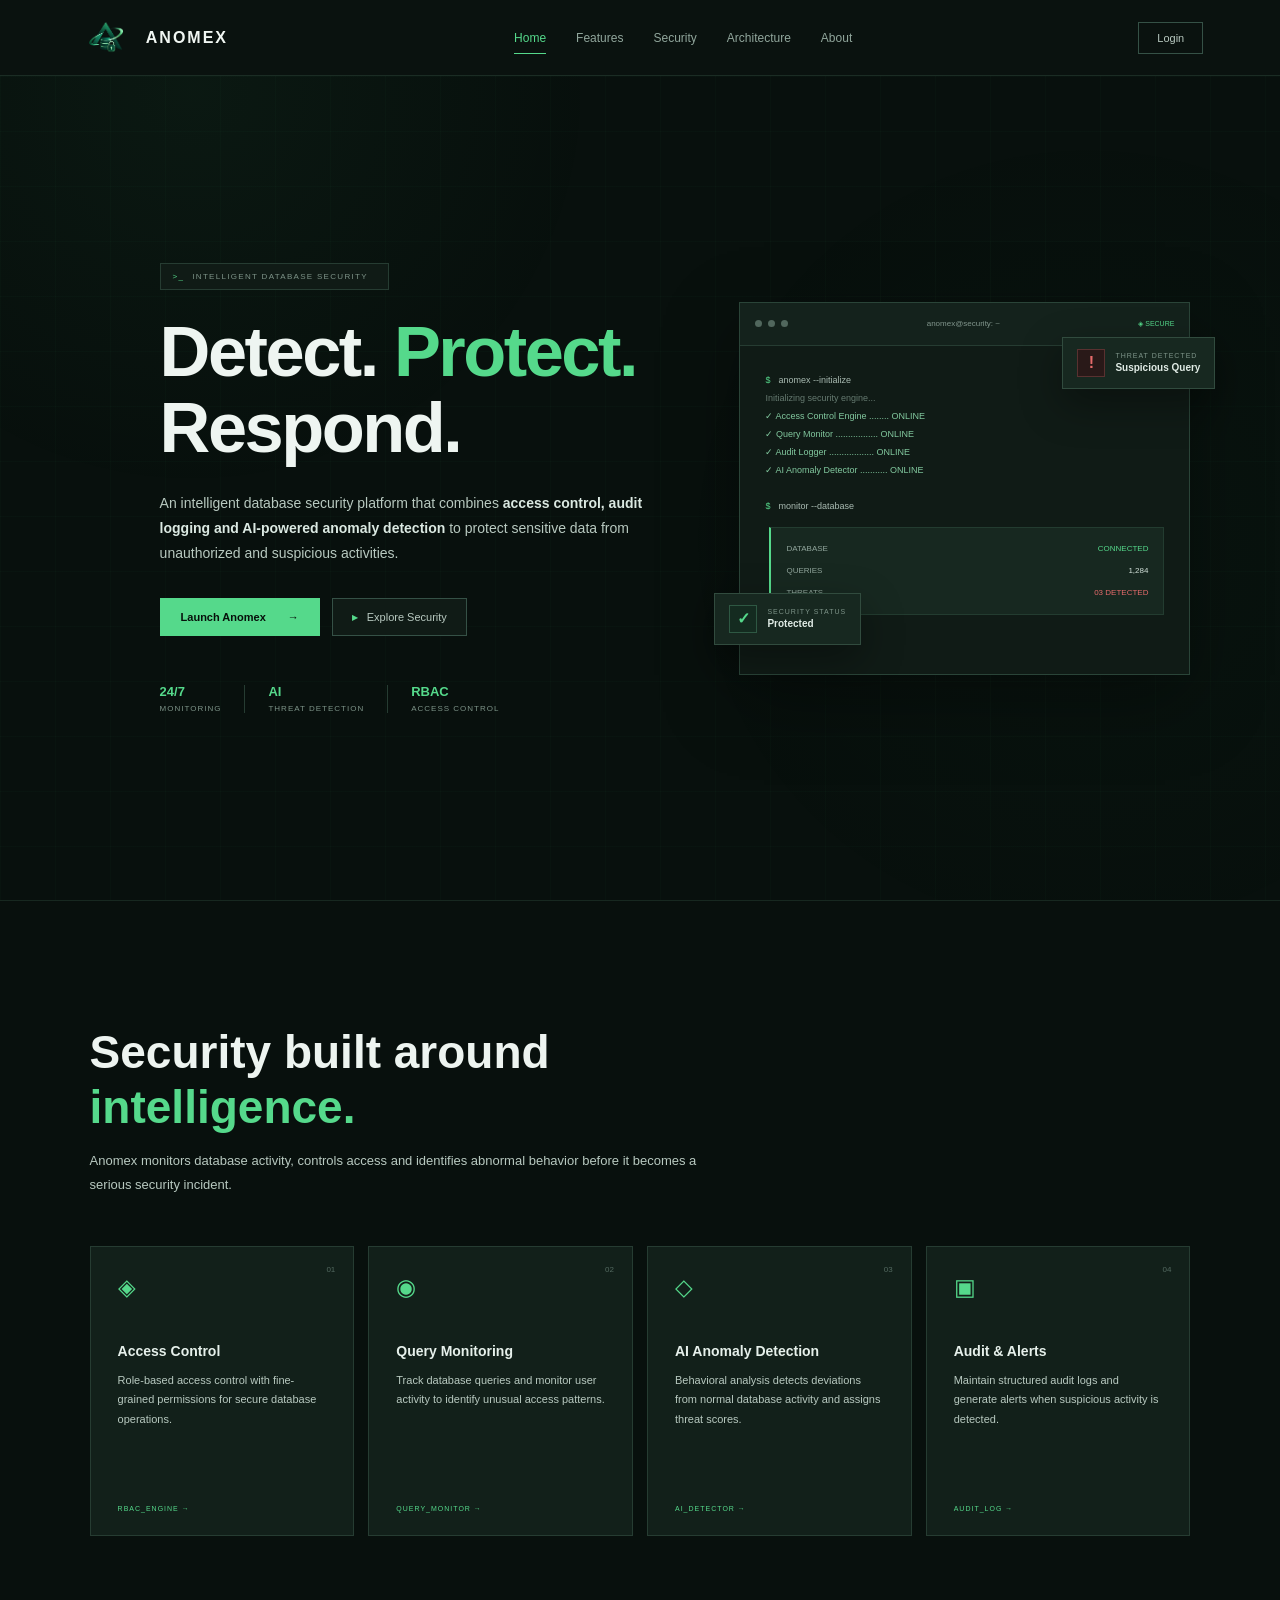
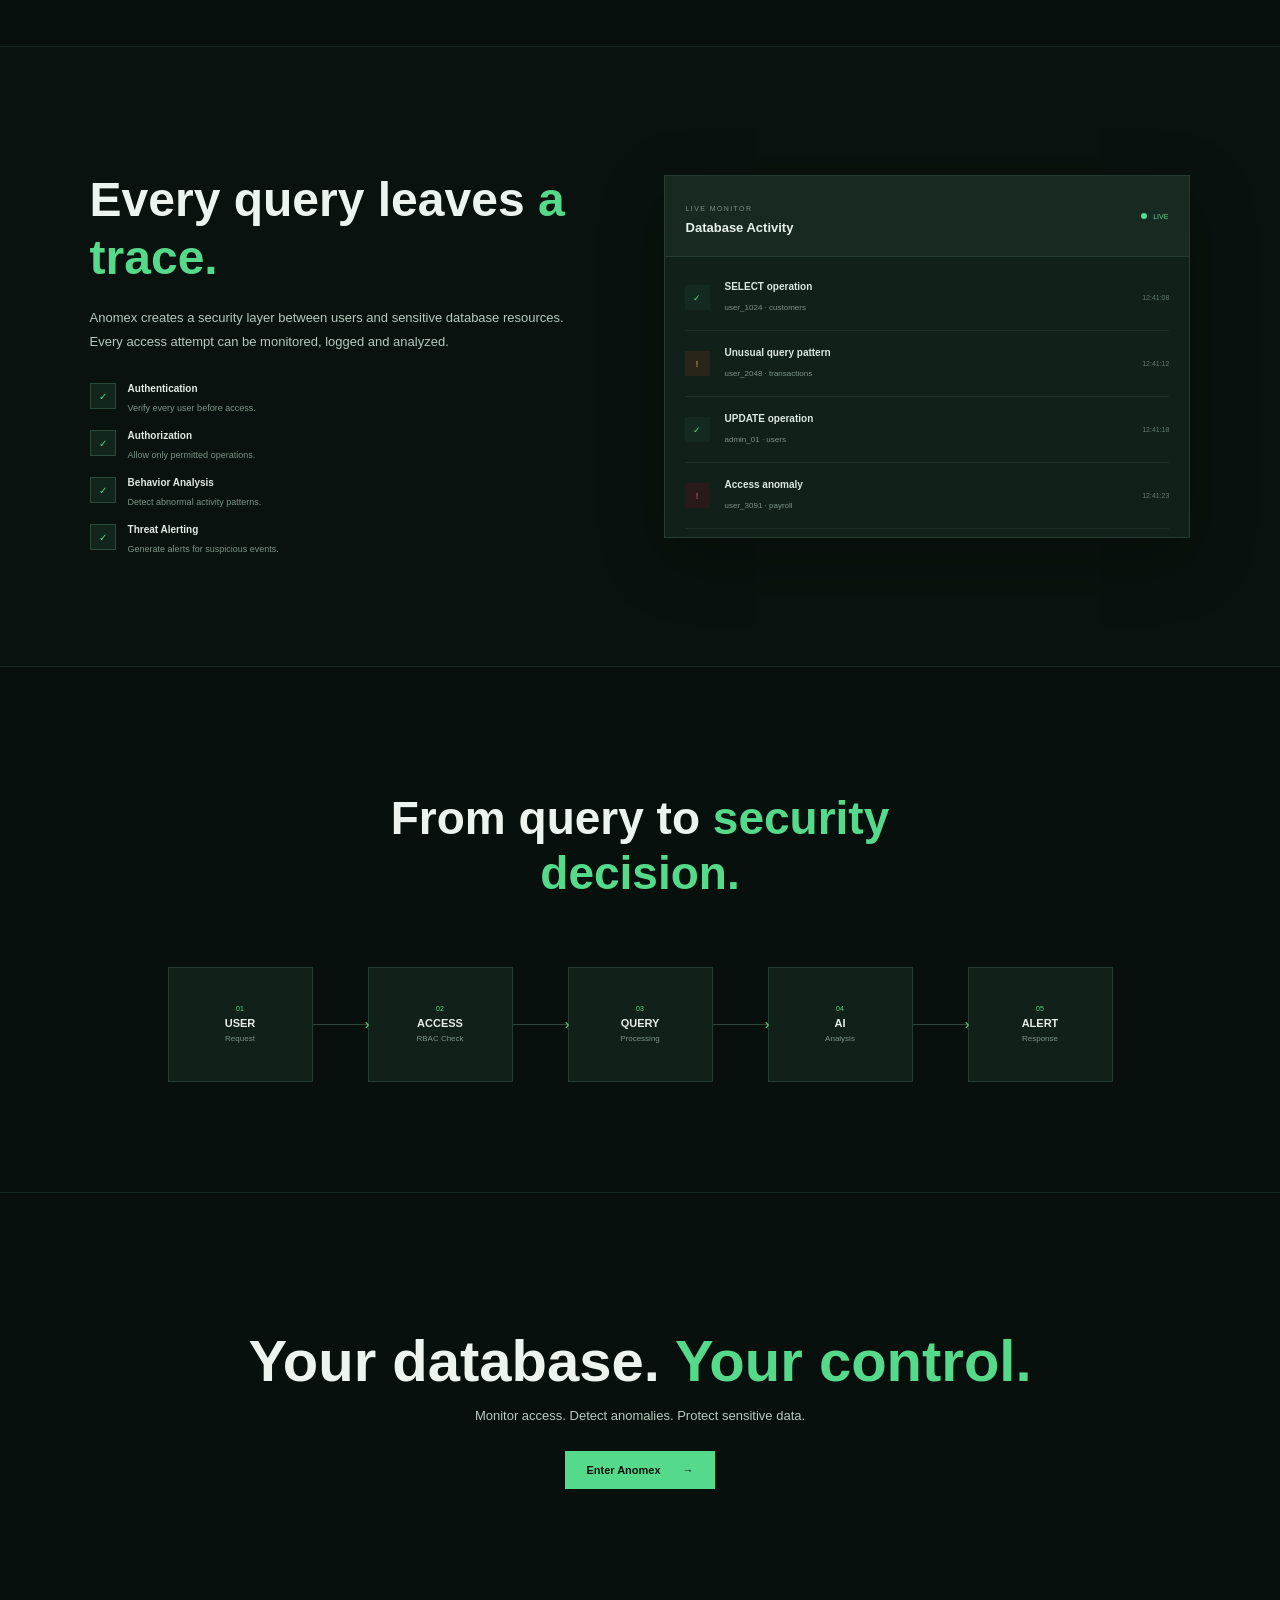
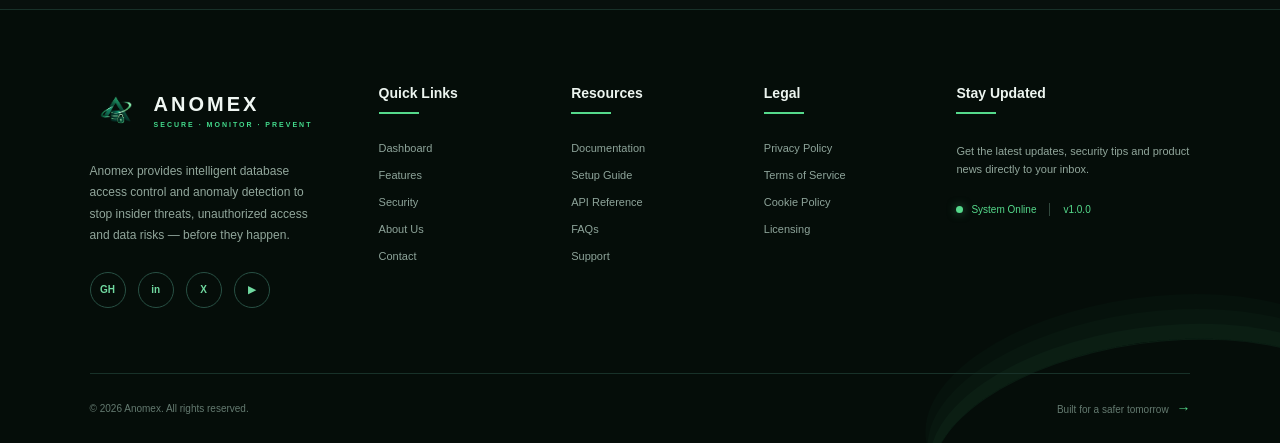
<file: frontend/index.html>
<!DOCTYPE html>
<html lang="en">
<head>
    <meta charset="UTF-8">
    <meta name="viewport" content="width=device-width, initial-scale=1.0">

    <title>Anomex | Intelligent Database Security</title>

    <!-- Google Font -->
    <link rel="preconnect" href="https://fonts.googleapis.com">
    <link rel="preconnect" href="https://fonts.gstatic.com" crossorigin>
    <link href="https://fonts.googleapis.com/css2?family=JetBrains+Mono:wght@400;500;600;700&family=Inter:wght@400;500;600;700;800&display=swap" rel="stylesheet">

    <!-- CSS -->
    <link rel="stylesheet" href="./css/index.css">
</head>

<body>

    <!-- ================= NAVBAR ================= -->

    <header class="navbar">

        <div class="logo-area">
    <div class="logo-box">
    <img src="./images/Anomex_logo2.png" alt="Anomex Logo">
</div>

    <div class="logo-text">
        
        <div class="logo-name">ANOMEX</div>
        
    </div>
</div>

        <nav class="nav-links">
            <a href="#home" class="active">Home</a>
            <a href="#features">Features</a>
            <a href="#security">Security</a>
            <a href="#architecture">Architecture</a>
            <a href="#about">About</a>
        </nav>

        <div class="nav-actions">
            
            

            <a href="./login.html" class="login-btn">Login</a>
        </div>

    </header>


    <!-- ================= HERO ================= -->

    <main>

        <section class="hero" id="home">

            <!-- Background Grid -->
            <div class="grid-background"></div>

            <!-- Decorative Lines -->
            <div class="scan-line"></div>

            <div class="hero-content">

                <div class="terminal-tag">
                    <span class="terminal-symbol">&gt;_</span>
                    <span>INTELLIGENT DATABASE SECURITY</span>
                    <span class="cursor"></span>
                </div>

                <h1>
                    Detect.
                    <span>Protect.</span>
                    Respond.
                </h1>

                <p class="hero-description">
                    An intelligent database security platform that combines
                    <strong>access control, audit logging and AI-powered
                    anomaly detection</strong> to protect sensitive data
                    from unauthorized and suspicious activities.
                </p>

                <div class="hero-buttons">

                    <button class="primary-btn" onclick="window.location.href='login.html'">
                        <span>Launch Anomex</span>
                        <span class="arrow">→</span>
                    </button>

                    <button class="secondary-btn" onclick="window.location.href='login.html'">
                        <span class="play-icon">▶</span>
                        Explore Security
                    </button>

                </div>

                <!-- Mini stats -->

                <div class="hero-stats">

                    <div class="stat">
                        <span class="stat-number">24/7</span>
                        <span class="stat-label">Monitoring</span>
                    </div>

                    <div class="stat-divider"></div>

                    <div class="stat">
                        <span class="stat-number">AI</span>
                        <span class="stat-label">Threat Detection</span>
                    </div>

                    <div class="stat-divider"></div>

                    <div class="stat">
                        <span class="stat-number">RBAC</span>
                        <span class="stat-label">Access Control</span>
                    </div>

                </div>

            </div>


            <!-- ================= SECURITY VISUAL ================= -->

            <div class="security-visual">

                <div class="terminal-window">

                    <div class="terminal-header">

                        <div class="terminal-dots">
                            <span></span>
                            <span></span>
                            <span></span>
                        </div>

                        <span class="terminal-title">
                            anomex@security: ~
                        </span>

                        <span class="terminal-lock">
                            ◈ SECURE
                        </span>

                    </div>


                    <div class="terminal-body">

                        <div class="terminal-line">
                            <span class="green">$</span>
                            <span>anomex --initialize</span>
                        </div>

                        <div class="terminal-line muted">
                            Initializing security engine...
                        </div>

                        <div class="terminal-line success">
                            ✓ Access Control Engine ........ ONLINE
                        </div>

                        <div class="terminal-line success">
                            ✓ Query Monitor ................. ONLINE
                        </div>

                        <div class="terminal-line success">
                            ✓ Audit Logger .................. ONLINE
                        </div>

                        <div class="terminal-line success">
                            ✓ AI Anomaly Detector ........... ONLINE
                        </div>

                        <br>

                        <div class="terminal-line">
                            <span class="green">$</span>
                            <span>monitor --database</span>
                        </div>

                        <div class="database-status">

                            <div class="db-row">
                                <span>DATABASE</span>
                                <span class="db-value">CONNECTED</span>
                            </div>

                            <div class="db-row">
                                <span>QUERIES</span>
                                <span class="db-number">1,284</span>
                            </div>

                            <div class="db-row">
                                <span>THREATS</span>
                                <span class="threat-value">03 DETECTED</span>
                            </div>

                        </div>

                        <div class="terminal-line">
                            <span class="green">$</span>
                            <span class="typing-text">
                                analyzing_behavior<span class="cursor"></span>
                            </span>
                        </div>

                    </div>

                </div>


                <!-- Floating Security Cards -->

                <div class="floating-card threat-card">

                    <div class="floating-icon danger-icon">
                        !
                    </div>

                    <div>
                        <span class="floating-label">THREAT DETECTED</span>
                        <strong>Suspicious Query</strong>
                    </div>

                </div>


                <div class="floating-card secure-card">

                    <div class="floating-icon secure-icon">
                        ✓
                    </div>

                    <div>
                        <span class="floating-label">SECURITY STATUS</span>
                        <strong>Protected</strong>
                    </div>

                </div>

            </div>

        </section>


        <!-- ================= FEATURES ================= -->

        <section class="features-section" id="features">

            <div class="section-heading">

                

                <h2>
                    Security built around
                    <span>intelligence.</span>
                </h2>

                <p>
                    Anomex monitors database activity, controls access
                    and identifies abnormal behavior before it becomes
                    a serious security incident.
                </p>

            </div>


            <div class="feature-grid">

                <div class="feature-card">

                    <div class="feature-number">01</div>

                    <div class="feature-icon">
                        ◈
                    </div>

                    <h3>Access Control</h3>

                    <p>
                        Role-based access control with fine-grained
                        permissions for secure database operations.
                    </p>

                    <span class="feature-link">
                        RBAC_ENGINE →
                    </span>

                </div>


                <div class="feature-card">

                    <div class="feature-number">02</div>

                    <div class="feature-icon">
                        ◉
                    </div>

                    <h3>Query Monitoring</h3>

                    <p>
                        Track database queries and monitor user activity
                        to identify unusual access patterns.
                    </p>

                    <span class="feature-link">
                        QUERY_MONITOR →
                    </span>

                </div>


                <div class="feature-card">

                    <div class="feature-number">03</div>

                    <div class="feature-icon">
                        ◇
                    </div>

                    <h3>AI Anomaly Detection</h3>

                    <p>
                        Behavioral analysis detects deviations from
                        normal database activity and assigns threat scores.
                    </p>

                    <span class="feature-link">
                        AI_DETECTOR →
                    </span>

                </div>


                <div class="feature-card">

                    <div class="feature-number">04</div>

                    <div class="feature-icon">
                        ▣
                    </div>

                    <h3>Audit & Alerts</h3>

                    <p>
                        Maintain structured audit logs and generate
                        alerts when suspicious activity is detected.
                    </p>

                    <span class="feature-link">
                        AUDIT_LOG →
                    </span>

                </div>

            </div>

        </section>


        <!-- ================= SECURITY SECTION ================= -->

        <section class="security-section" id="security">

            <div class="security-content">

                

                <h2>
                    Every query leaves
                    <span>a trace.</span>
                </h2>

                <p>
                    Anomex creates a security layer between users and
                    sensitive database resources. Every access attempt
                    can be monitored, logged and analyzed.
                </p>


                <div class="security-points">

                    <div class="security-point">
                        <span class="check">✓</span>
                        <div>
                            <strong>Authentication</strong>
                            <small>Verify every user before access.</small>
                        </div>
                    </div>

                    <div class="security-point">
                        <span class="check">✓</span>
                        <div>
                            <strong>Authorization</strong>
                            <small>Allow only permitted operations.</small>
                        </div>
                    </div>

                    <div class="security-point">
                        <span class="check">✓</span>
                        <div>
                            <strong>Behavior Analysis</strong>
                            <small>Detect abnormal activity patterns.</small>
                        </div>
                    </div>

                    <div class="security-point">
                        <span class="check">✓</span>
                        <div>
                            <strong>Threat Alerting</strong>
                            <small>Generate alerts for suspicious events.</small>
                        </div>
                    </div>

                </div>

            </div>


            <!-- Security Monitor -->

            <div class="monitor-panel">

                <div class="monitor-header">

                    <div>
                        <span class="monitor-label">LIVE MONITOR</span>
                        <h3>Database Activity</h3>
                    </div>

                    <span class="live-badge">
                        <span></span>
                        LIVE
                    </span>

                </div>


                <div class="activity-list">

                    <div class="activity-item">

                        <div class="activity-icon normal">
                            ✓
                        </div>

                        <div class="activity-info">
                            <strong>SELECT operation</strong>
                            <small>user_1024 · customers</small>
                        </div>

                        <span class="activity-time">
                            12:41:08
                        </span>

                    </div>


                    <div class="activity-item">

                        <div class="activity-icon warning">
                            !
                        </div>

                        <div class="activity-info">
                            <strong>Unusual query pattern</strong>
                            <small>user_2048 · transactions</small>
                        </div>

                        <span class="activity-time">
                            12:41:12
                        </span>

                    </div>


                    <div class="activity-item">

                        <div class="activity-icon normal">
                            ✓
                        </div>

                        <div class="activity-info">
                            <strong>UPDATE operation</strong>
                            <small>admin_01 · users</small>
                        </div>

                        <span class="activity-time">
                            12:41:18
                        </span>

                    </div>


                    <div class="activity-item">

                        <div class="activity-icon danger">
                            !
                        </div>

                        <div class="activity-info">
                            <strong>Access anomaly</strong>
                            <small>user_3091 · payroll</small>
                        </div>

                        <span class="activity-time">
                            12:41:23
                        </span>

                    </div>

                </div>

            </div>

        </section>


        <!-- ================= ARCHITECTURE ================= -->

        <section class="architecture-section" id="architecture">

            <div class="section-heading">

                

                <h2>
                    From query to
                    <span>security decision.</span>
                </h2>

            </div>


            <div class="architecture-flow">

                <div class="architecture-node">
                    <span class="node-number">01</span>
                    <strong>USER</strong>
                    <small>Request</small>
                </div>

                <div class="flow-line"></div>

                <div class="architecture-node">
                    <span class="node-number">02</span>
                    <strong>ACCESS</strong>
                    <small>RBAC Check</small>
                </div>

                <div class="flow-line"></div>

                <div class="architecture-node">
                    <span class="node-number">03</span>
                    <strong>QUERY</strong>
                    <small>Processing</small>
                </div>

                <div class="flow-line"></div>

                <div class="architecture-node">
                    <span class="node-number">04</span>
                    <strong>AI</strong>
                    <small>Analysis</small>
                </div>

                <div class="flow-line"></div>

                <div class="architecture-node final-node">
                    <span class="node-number">05</span>
                    <strong>ALERT</strong>
                    <small>Response</small>
                </div>

            </div>

        </section>


        <!-- ================= CTA ================= -->

        <section class="cta-section" id="about">

            <div class="cta-glow"></div>

            

            <h2>
                Your database.
                <span>Your control.</span>
            </h2>

            <p>
                Monitor access. Detect anomalies. Protect sensitive data.
            </p>

            <button class="primary-btn cta-btn" onclick="window.location.href='login.html'">
                Enter Anomex
                <span class="arrow">→</span>
            </button>

        </section>

    </main>


    <!-- ================= FOOTER ================= -->

    <footer class="anomex-footer">

    <div class="footer-main">

        <!-- BRAND -->
        <div class="footer-brand-section">
            <div class="footer-logo">
                <div class="footer-logo-img">
                    <img src="./images/Anomex_logo2.png" alt="Anomex Logo">
                </div>

                <div>
                    <h3>ANOMEX</h3>
                    <span>SECURE · MONITOR · PREVENT</span>
                </div>
            </div>

            <p>
                Anomex provides intelligent database access control
                and anomaly detection to stop insider threats,
                unauthorized access and data risks — before they happen.
            </p>

            <div class="footer-socials">
                <a href="#" aria-label="GitHub">GH</a>
                <a href="#" aria-label="LinkedIn">in</a>
                <a href="#" aria-label="X">X</a>
                <a href="#" aria-label="YouTube">▶</a>
            </div>
        </div>


        <!-- QUICK LINKS -->
        <div class="footer-column">
            <h4>Quick Links</h4>

            <a href="#">Dashboard</a>
            <a href="#features">Features</a>
            <a href="#security">Security</a>
            <a href="#">About Us</a>
            <a href="#">Contact</a>
        </div>


        <!-- RESOURCES -->
        <div class="footer-column">
            <h4>Resources</h4>

            <a href="#">Documentation</a>
            <a href="#">Setup Guide</a>
            <a href="#">API Reference</a>
            <a href="#">FAQs</a>
            <a href="#">Support</a>
        </div>


        <!-- LEGAL -->
        <div class="footer-column">
            <h4>Legal</h4>

            <a href="#">Privacy Policy</a>
            <a href="#">Terms of Service</a>
            <a href="#">Cookie Policy</a>
            <a href="#">Licensing</a>
        </div>


        <!-- NEWSLETTER -->
        <div class="footer-newsletter">

            <h4>Stay Updated</h4>

            <p>
                Get the latest updates, security tips and
                product news directly to your inbox.
            </p>

           

            <div class="system-online">
                <span class="online-dot"></span>
                <span>System Online</span>
                <i></i>
                <span>v1.0.0</span>
            </div>

        </div>

    </div>


    <!-- BOTTOM -->
    <div class="footer-bottom">

        <span>
            © 2026 Anomex. All rights reserved.
        </span>

        <span>
            Built for a safer tomorrow
            <b>→</b>
        </span>

    </div>

</footer>


</body>
</html>
</file>
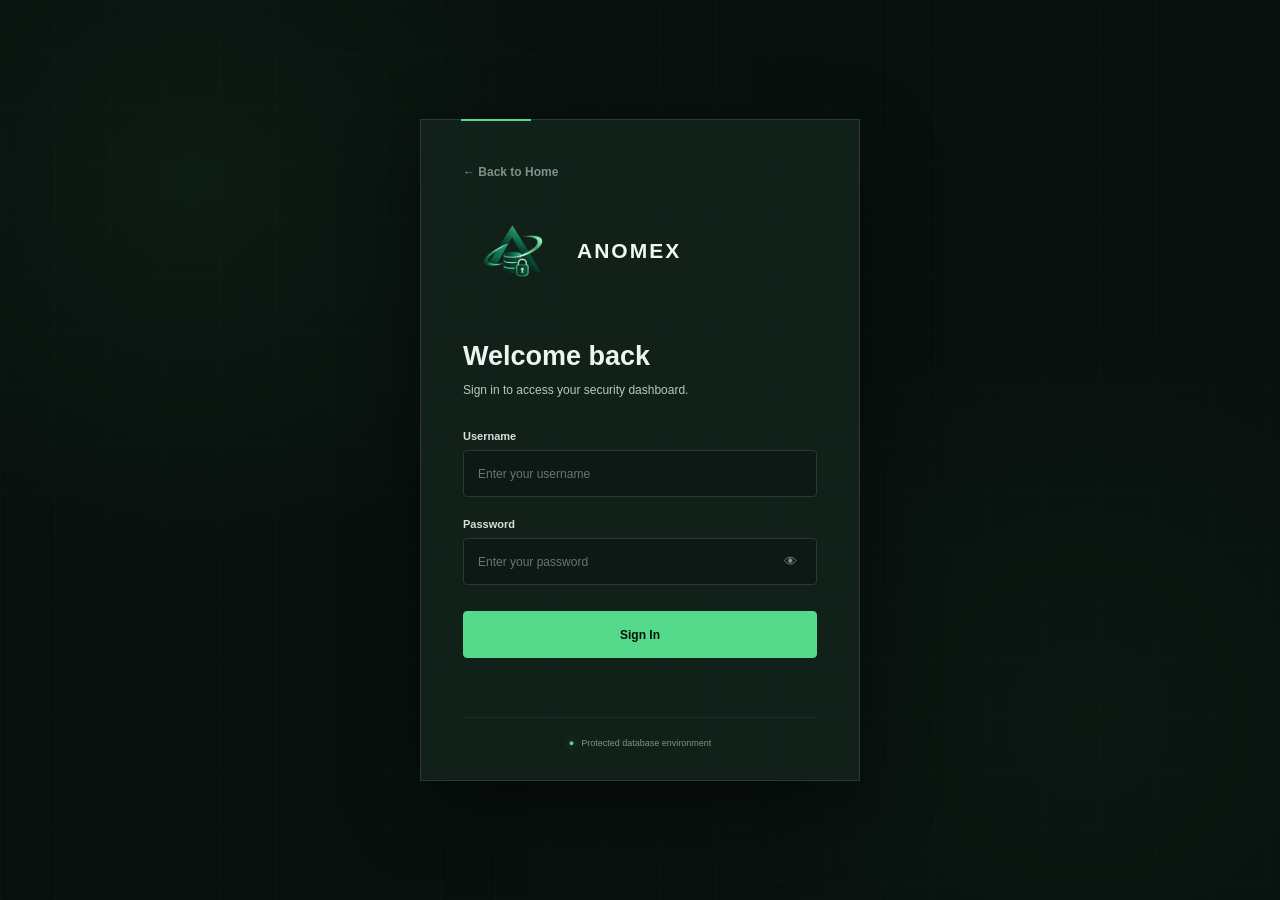
<file: frontend/alerts.html>
<!DOCTYPE html>
<html lang="en">

<head>

    <meta charset="UTF-8">
    <meta name="viewport" content="width=device-width, initial-scale=1.0">
    <meta name="description" content="Anomex Security Alerts Console — filter, review and acknowledge AI-detected database anomalies in real time.">

    <title>Anomex | Security Alerts</title>

    <!-- Google Fonts -->
    <link rel="preconnect" href="https://fonts.googleapis.com">
    <link rel="preconnect" href="https://fonts.gstatic.com" crossorigin>
    <link href="https://fonts.googleapis.com/css2?family=Inter:wght@400;500;600;700;800&family=JetBrains+Mono:wght@400;500;600&display=swap" rel="stylesheet">

    <!-- Alerts CSS (1 500 + lines already written) -->
    <link rel="stylesheet" href="css/alerts.css">

</head>

<body>

    <!-- ═══════════════════════════════════════════════
         HEADER
    ═══════════════════════════════════════════════ -->

    <header>
        <div class="container">

            <div class="topbar">

                <!-- Brand -->
                <div class="brand">
                    <div class="logo">AX</div>
                    <div class="brand-text">
                        <h1>ANOMEX</h1>
                        <p>Security Alerts Console</p>
                    </div>
                </div>

                <!-- Header Actions -->
                <div class="header-actions">

                    <a href="dashboard.html" class="theme-toggle" id="backToDashboard">
                        ← Dashboard
                    </a>

                    <button class="theme-toggle" id="themeToggle" type="button" title="Toggle dark mode">
                        <span id="themeIcon">☾</span>
                        <span id="themeLabel">Dark</span>
                    </button>

                </div>

            </div>


            <!-- Navigation -->
            <nav class="main-nav" id="mainNav" aria-label="Main navigation">
                <a href="dashboard.html" id="navOverview">Overview</a>
                <a href="alerts.html"    id="navAlerts" class="active">Alerts</a>
                <a href="dashboard.html#queries" id="navQueries">Query Logs</a>
            </nav>


            <!-- Stat Boxes -->
            <div class="header-stats">

                <div class="stat-box" id="statTotal">
                    <div class="stat-label">Total Alerts</div>
                    <div class="stat-value" id="totalAlertsValue">—</div>
                </div>

                <div class="stat-box" id="statCritical">
                    <div class="stat-label">Critical</div>
                    <div class="stat-value" id="criticalValue" style="color: var(--danger);">—</div>
                </div>

                <div class="stat-box" id="statUnacked">
                    <div class="stat-label">Unacknowledged</div>
                    <div class="stat-value" id="unackedValue" style="color: var(--warning);">—</div>
                </div>

                <div class="stat-box" id="statResolved">
                    <div class="stat-label">Acknowledged</div>
                    <div class="stat-value" id="ackedValue" style="color: var(--success);">—</div>
                </div>

            </div>

        </div>
    </header>


    <!-- ═══════════════════════════════════════════════
         MAIN
    ═══════════════════════════════════════════════ -->

    <main>
        <div class="container">

            <!-- Filter Controls -->
            <div class="controls" id="filterControls">

                <div class="control-group">
                    <label for="severityFilter">Severity</label>
                    <select id="severityFilter">
                        <option value="">All Severities</option>
                        <option value="CRITICAL">Critical</option>
                        <option value="HIGH">High</option>
                        <option value="MEDIUM">Medium</option>
                        <option value="LOW">Low</option>
                    </select>
                </div>

                <div class="control-group">
                    <label for="statusFilter">Status</label>
                    <select id="statusFilter">
                        <option value="">All</option>
                        <option value="false">Unacknowledged</option>
                        <option value="true">Acknowledged</option>
                    </select>
                </div>

                <div class="control-group">
                    <label for="searchInput">Search</label>
                    <input
                        type="text"
                        id="searchInput"
                        placeholder="Search alerts, queries, users…"
                        autocomplete="off"
                    >
                </div>

                <button id="refreshBtn" type="button" title="Refresh alerts">
                    ↻ Refresh
                </button>

            </div>


            <!-- Alert Section -->
            <section class="alert-section" id="alertSection">

                <div class="section-heading">
                    <div>
                        <h2>Security Alerts</h2>
                        <p class="alert-result" id="alertResultText">Loading…</p>
                    </div>
                </div>

                <!-- Alert Cards Container -->
                <div class="alerts-container" id="alertsContainer">

                    <!-- Loading state -->
                    <div class="loading" id="loadingState">
                        <div class="spinner"></div>
                        <span>Fetching alerts from backend…</span>
                    </div>

                    <!-- Empty state (hidden by default) -->
                    <div class="empty-state" id="emptyState" style="display:none;">
                        <div style="font-size: 2rem;">◇</div>
                        <h3>No alerts found</h3>
                        <p>Try adjusting your filters or run the ML pipeline to generate anomaly alerts.</p>
                    </div>

                </div>

            </section>

        </div>
    </main>


    <!-- ═══════════════════════════════════════════════
         ALERT DETAIL MODAL
    ═══════════════════════════════════════════════ -->

    <div class="modal" id="alertModal" role="dialog" aria-modal="true" aria-labelledby="modalTitle">
        <div class="modal-content">

            <div class="modal-header">
                <h2 id="modalTitle">Alert Details</h2>
                <button class="modal-close" id="modalClose" type="button" aria-label="Close modal">✕</button>
            </div>

            <div class="modal-body" id="modalBody">
                <!-- Filled dynamically -->
            </div>

            <div class="modal-footer">
                <button class="btn-secondary" id="modalCancelBtn" type="button">Close</button>
                <button class="btn-primary"   id="modalAckBtn"    type="button">Acknowledge Alert</button>
            </div>

        </div>
    </div>


    <!-- ═══════════════════════════════════════════════
         FOOTER
    ═══════════════════════════════════════════════ -->

    <footer>
        <div class="container">
            © 2026 Anomex · AI-Powered Database Security
        </div>
    </footer>


    <!-- JavaScript -->
    <script src="js/alerts.js"></script>

</body>
</html>
</file>
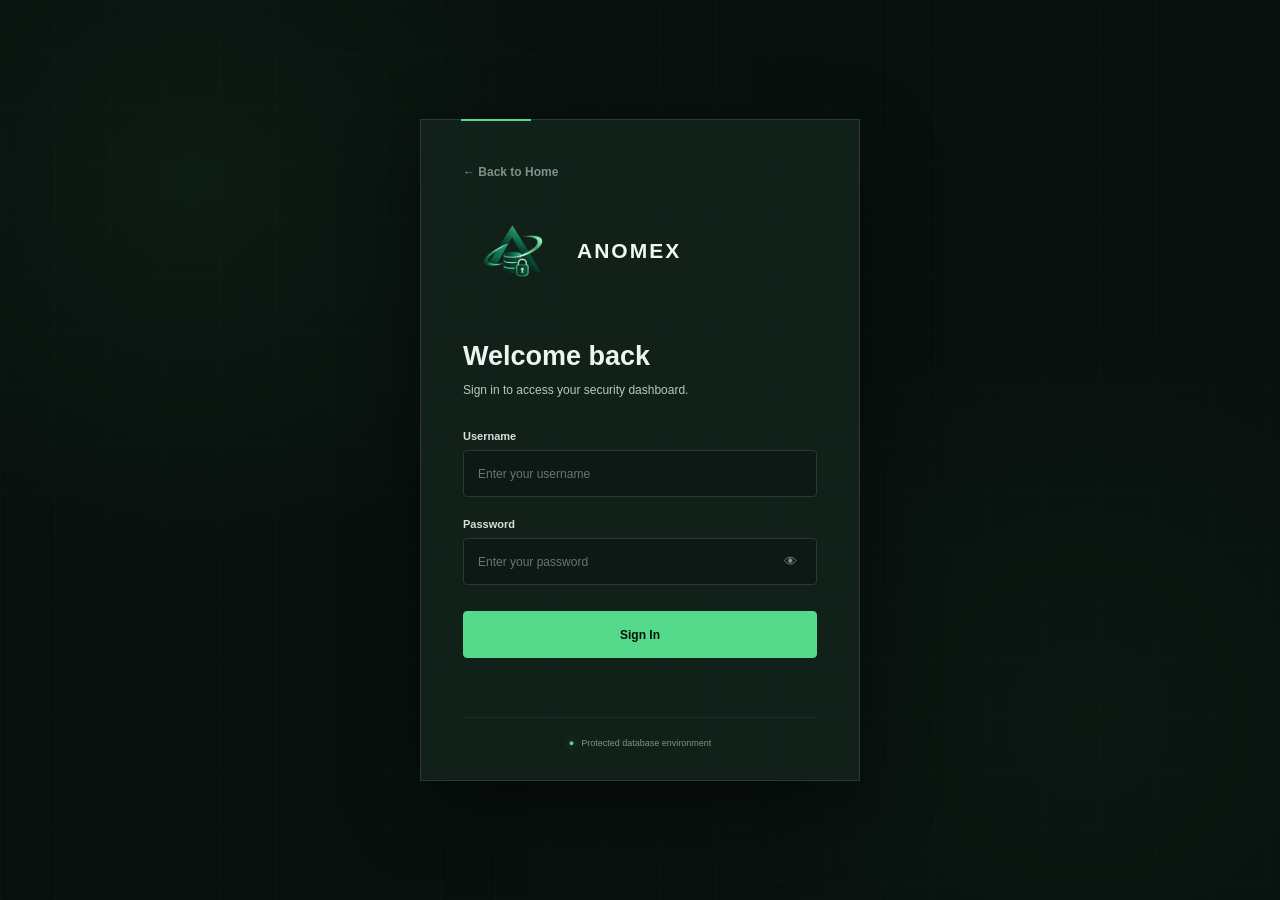
<file: frontend/dashboard.html>
<!DOCTYPE html>
<html lang="en">

<head>

    <meta charset="UTF-8">
    <meta name="viewport" content="width=device-width, initial-scale=1.0">

    <title>Anomex | Dashboard</title>

    <link rel="stylesheet" href="css/style.css">

</head>

<body>

    <div class="app-shell">

        <!-- =========================
             SIDEBAR
        ========================== -->

        <aside class="sidebar" id="sidebar">

            <div class="sidebar-brand">

                <div class="sidebar-logo">
                    <img
                        src="./images/Anomex_logo2.png"
                        alt="Anomex Logo"
                    >
                </div>

                <div>
                    <h1>ANOMEX</h1>
                    <span>Security Console</span>
                </div>

            </div>


            <nav class="sidebar-nav">

                <p class="nav-label">MAIN</p>

                <button
                    class="nav-item active"
                    data-section="overview"
                    type="button"
                >
                    <span class="nav-icon">▦</span>
                    <span>Overview</span>
                </button>


                <button
                    class="nav-item"
                    data-section="queries"
                    type="button"
                >
                    <span class="nav-icon">⌕</span>
                    <span>Query Monitoring</span>
                </button>


                <button
                    class="nav-item"
                    data-section="anomalies"
                    type="button"
                >
                    <span class="nav-icon">△</span>
                    <span>Anomaly Detection</span>
                </button>


                <button
                    class="nav-item"
                    data-section="alerts"
                    type="button"
                >
                    <span class="nav-icon">!</span>
                    <span>Security Alerts</span>
                </button>


                <p class="nav-label">ACCESS CONTROL</p>


                <button
                    class="nav-item"
                    data-section="users"
                    type="button"
                >
                    <span class="nav-icon">♙</span>
                    <span>Users</span>
                </button>


                <button
                    class="nav-item"
                    data-section="roles"
                    type="button"
                >
                    <span class="nav-icon">◈</span>
                    <span>Roles</span>
                </button>


                <button
                    class="nav-item"
                    data-section="audit"
                    type="button"
                >
                    <span class="nav-icon">▤</span>
                    <span>Audit Logs</span>
                </button>


                <p class="nav-label">SYSTEM</p>


                <button
                    class="nav-item"
                    data-section="settings"
                    type="button"
                >
                    <span class="nav-icon">⚙</span>
                    <span>Settings</span>
                </button>

            </nav>


            <div class="sidebar-footer">

                <div class="sidebar-user">

                    <div
                        class="user-avatar"
                        id="sidebarAvatar"
                    >
                        A
                    </div>

                    <div class="sidebar-user-info">

                        <strong id="sidebarUsername">
                            Loading...
                        </strong>

                        <span id="sidebarRole">
                            Loading...
                        </span>

                    </div>

                </div>


                <button
                    id="logoutButton"
                    class="sidebar-logout"
                    type="button"
                >
                    Logout
                </button>

            </div>

        </aside>


        <!-- =========================
             MAIN CONTENT
        ========================== -->

        <main class="main-content">

            <header class="topbar">

                <div class="topbar-left">

                    <button
                        class="mobile-menu-button"
                        id="mobileMenuButton"
                        type="button"
                    >
                        ☰
                    </button>

                    <div class="topbar-heading">

                        <span class="topbar-eyebrow">
                            SECURITY CONSOLE
                        </span>

                        <h2 id="pageTitle">
                            Overview
                        </h2>

                    </div>

                </div>


                <div class="topbar-actions">

                    <button
                        class="icon-button"
                        id="refreshButton"
                        type="button"
                        title="Refresh dashboard"
                    >
                        ↻
                    </button>


                    <button
                        class="icon-button notification-button"
                        id="notificationButton"
                        type="button"
                        title="Security alerts"
                    >
                        ◇
                        <span
                            id="notificationCount"
                            class="notification-count"
                        >
                            0
                        </span>
                    </button>


                    <!-- Clickable user area -->

                    <button
                        class="user-profile-button"
                        id="userProfileButton"
                        type="button"
                        aria-label="Open user profile"
                    >

                        <div
                            class="user-avatar"
                            id="topbarAvatar"
                        >
                            A
                        </div>

                        <div class="topbar-user-text">

                            <strong id="topbarUsername">
                                Loading...
                            </strong>

                            <span id="topbarDepartment">
                                Loading...
                            </span>

                        </div>

                    </button>

                </div>

            </header>


            <!-- =========================
                 USER PROFILE CARD
            ========================== -->

            <div
                class="profile-card"
                id="profileCard"
            >

                <div class="profile-card-header">

                    <div
                        class="profile-large-avatar"
                        id="profileAvatar"
                    >
                        A
                    </div>

                    <div>

                        <strong id="profileUsername">
                            Loading...
                        </strong>

                        <span id="profileRole">
                            Loading...
                        </span>

                    </div>

                </div>


                <div class="profile-card-body">

                    <div class="profile-detail">

                        <span>
                            Department
                        </span>

                        <strong id="profileDepartment">
                            —
                        </strong>

                    </div>


                    <div class="profile-detail">

                        <span>
                            User ID
                        </span>

                        <strong id="profileUserId">
                            —
                        </strong>

                    </div>


                    <div class="profile-detail">

                        <span>
                            Role
                        </span>

                        <strong id="profileRoleDetail">
                            —
                        </strong>

                    </div>


                    <div class="profile-detail">

                        <span>
                            Session
                        </span>

                        <strong class="profile-session-status">
                            Active
                        </strong>

                    </div>

                </div>


                <button
                    class="profile-logout-button"
                    id="profileLogoutButton"
                    type="button"
                >
                    Logout
                </button>

            </div>


            <!-- =========================
                 PAGE CONTENT
            ========================== -->

            <div class="content-area">


                <!-- OVERVIEW -->

                <section
                    class="dashboard-section active"
                    id="section-overview"
                >

                    <div class="section-intro">

                        <div>

                            <h3>
                                Security Overview
                            </h3>

                            <p>
                                Monitor database activity,
                                access behavior and detected anomalies.
                            </p>

                        </div>

                        <div class="status-indicator">

                            <span></span>

                            System Active

                        </div>

                    </div>


                    <!-- KPI CARDS -->

                    <div class="kpi-grid">

                        <article class="kpi-card">

                            <div class="kpi-header">
                                <span>Total Queries</span>
                                <span class="kpi-icon">⌕</span>
                            </div>

                            <strong id="totalQueries">
                                —
                            </strong>

                            <small>
                                Recorded query activity
                            </small>

                        </article>


                        <article class="kpi-card">

                            <div class="kpi-header">
                                <span>Anomalies</span>
                                <span class="kpi-icon warning">△</span>
                            </div>

                            <strong id="totalAnomalies">
                                —
                            </strong>

                            <small>
                                Detected by runtime analysis
                            </small>

                        </article>


                        <article class="kpi-card">

                            <div class="kpi-header">
                                <span>Security Alerts</span>
                                <span class="kpi-icon alert">!</span>
                            </div>

                            <strong id="totalAlerts">
                                —
                            </strong>

                            <small>
                                Unacknowledged alerts
                            </small>

                        </article>


                        <article class="kpi-card">

                            <div class="kpi-header">
                                <span>Users</span>
                                <span class="kpi-icon">♙</span>
                            </div>

                            <strong id="totalUsers">
                                —
                            </strong>

                            <small>
                                Registered database users
                            </small>

                        </article>

                    </div>


                    <!-- QUERY ACTIVITY + CONTROLS -->

                    <div class="dashboard-grid">

                        <article class="panel large-panel">

                            <div class="panel-header">

                                <div>

                                    <h3>
                                        Query Activity
                                    </h3>

                                    <p>
                                        Recent database query activity
                                    </p>

                                </div>

                                <button
                                    class="panel-action"
                                    data-section-target="queries"
                                    type="button"
                                >
                                    View all
                                </button>

                            </div>


                            <div class="activity-summary">

                                <div class="activity-stat">

                                    <span class="activity-dot success"></span>

                                    <div>

                                        <strong id="successfulQueries">
                                            —
                                        </strong>

                                        <small>
                                            Successful
                                        </small>

                                    </div>

                                </div>


                                <div class="activity-stat">

                                    <span class="activity-dot failure"></span>

                                    <div>

                                        <strong id="failedQueries">
                                            —
                                        </strong>

                                        <small>
                                            Failed
                                        </small>

                                    </div>

                                </div>


                                <div class="activity-stat">

                                    <span class="activity-dot blocked"></span>

                                    <div>

                                        <strong id="blockedQueries">
                                            —
                                        </strong>

                                        <small>
                                            Blocked
                                        </small>

                                    </div>

                                </div>

                            </div>


                            <div class="table-wrapper">

                                <table>

                                    <thead>

                                        <tr>
                                            <th>Query</th>
                                            <th>Resource</th>
                                            <th>Status</th>
                                            <th>Time</th>
                                        </tr>

                                    </thead>


                                    <tbody id="overviewQueryTable">

                                        <tr>

                                            <td
                                                colspan="4"
                                                class="table-empty"
                                            >
                                                Loading query activity...
                                            </td>

                                        </tr>

                                    </tbody>

                                </table>

                            </div>

                        </article>


                        <article class="panel security-panel">

                            <div class="panel-header">

                                <div>

                                    <h3>
                                        Security Controls
                                    </h3>

                                    <p>
                                        Current system state
                                    </p>

                                </div>

                            </div>


                            <div class="control-list">

                                <div class="control-item">

                                    <div>

                                        <strong>
                                            Authentication
                                        </strong>

                                        <span>
                                            Session authentication active
                                        </span>

                                    </div>

                                    <span class="control-status">
                                        Active
                                    </span>

                                </div>


                                <div class="control-item">

                                    <div>

                                        <strong>
                                            Anomaly Detection
                                        </strong>

                                        <span>
                                            Isolation Forest analysis
                                        </span>

                                    </div>

                                    <span class="control-status">
                                        Active
                                    </span>

                                </div>


                                <div class="control-item">

                                    <div>

                                        <strong>
                                            Query Monitoring
                                        </strong>

                                        <span>
                                            Database activity logging
                                        </span>

                                    </div>

                                    <span class="control-status">
                                        Active
                                    </span>

                                </div>

                            </div>

                        </article>

                    </div>


                    <!-- RECENT DATA -->

                    <div class="dashboard-grid">

                        <article class="panel">

                            <div class="panel-header">

                                <div>

                                    <h3>
                                        Recent Anomalies
                                    </h3>

                                    <p>
                                        Latest detected behavioral anomalies
                                    </p>

                                </div>

                                <button
                                    class="panel-action"
                                    data-section-target="anomalies"
                                    type="button"
                                >
                                    View all
                                </button>

                            </div>


                            <div
                                id="recentAnomalies"
                                class="anomaly-list"
                            >

                                <div class="loading-state">
                                    Loading anomalies...
                                </div>

                            </div>

                        </article>


                        <article class="panel">

                            <div class="panel-header">

                                <div>

                                    <h3>
                                        Recent Query Activity
                                    </h3>

                                    <p>
                                        Latest recorded queries
                                    </p>

                                </div>

                                <button
                                    class="panel-action"
                                    data-section-target="queries"
                                    type="button"
                                >
                                    View all
                                </button>

                            </div>


                            <div
                                id="recentQueries"
                                class="recent-query-list"
                            >

                                <div class="loading-state">
                                    Loading queries...
                                </div>

                            </div>

                        </article>

                    </div>

                </section>


                <!-- QUERY MONITORING -->

                <section
                    class="dashboard-section"
                    id="section-queries"
                >

                    <div class="section-intro">

                        <div>

                            <h3>
                                Query Monitoring
                            </h3>

                            <p>
                                Review recorded database query activity.
                            </p>

                        </div>

                    </div>


                    <article class="panel">

                        <div class="table-wrapper">

                            <table>

                                <thead>

                                    <tr>
                                        <th>ID</th>
                                        <th>User</th>
                                        <th>Query</th>
                                        <th>Resource</th>
                                        <th>Execution</th>
                                        <th>Status</th>
                                        <th>Timestamp</th>
                                    </tr>

                                </thead>


                                <tbody id="queryTable">

                                    <tr>

                                        <td
                                            colspan="7"
                                            class="table-empty"
                                        >
                                            Loading query logs...
                                        </td>

                                    </tr>

                                </tbody>

                            </table>

                        </div>

                    </article>

                </section>


                <!-- ANOMALY DETECTION -->

                <section
                    class="dashboard-section"
                    id="section-anomalies"
                >

                    <div class="section-intro">

                        <div>

                            <h3>
                                Anomaly Detection
                            </h3>

                            <p>
                                Machine-learning detections generated
                                from query behavior.
                            </p>

                        </div>

                    </div>


                    <article class="panel">

                        <div class="table-wrapper">

                            <table>

                                <thead>

                                    <tr>
                                        <th>Alert</th>
                                        <th>Log ID</th>
                                        <th>Type</th>
                                        <th>Severity</th>
                                        <th>Score</th>
                                        <th>Description</th>
                                        <th>Detected</th>
                                    </tr>

                                </thead>


                                <tbody id="anomalyTable">

                                    <tr>

                                        <td
                                            colspan="7"
                                            class="table-empty"
                                        >
                                            Loading anomaly alerts...
                                        </td>

                                    </tr>

                                </tbody>

                            </table>

                        </div>

                    </article>

                </section>


                <!-- SECURITY ALERTS -->

                <section
                    class="dashboard-section"
                    id="section-alerts"
                >

                    <div class="section-intro">

                        <div>

                            <h3>
                                Security Alerts
                            </h3>

                            <p>
                                Review detected security events
                                and their severity.
                            </p>

                        </div>

                    </div>


                    <article class="panel">

                        <div
                            id="alertList"
                            class="alert-list"
                        >

                            <div class="loading-state">
                                Loading security alerts...
                            </div>

                        </div>

                    </article>

                </section>


                <!-- USERS -->

                <section
                    class="dashboard-section"
                    id="section-users"
                >

                    <div class="section-intro">

                        <div>

                            <h3>
                                Users
                            </h3>

                            <p>
                                Registered users and access information.
                            </p>

                        </div>

                    </div>


                    <article class="panel">

                        <div class="table-wrapper">

                            <table>

                                <thead>

                                    <tr>
                                        <th>ID</th>
                                        <th>Username</th>
                                        <th>Department</th>
                                        <th>Status</th>
                                        <th>Role</th>
                                    </tr>

                                </thead>


                                <tbody id="userTable">

                                    <tr>

                                        <td
                                            colspan="5"
                                            class="table-empty"
                                        >
                                            Loading users...
                                        </td>

                                    </tr>

                                </tbody>

                            </table>

                        </div>

                    </article>

                </section>


                <!-- ROLES -->

                <section
                    class="dashboard-section"
                    id="section-roles"
                >

                    <div class="section-intro">

                        <div>

                            <h3>
                                Roles
                            </h3>

                            <p>
                                Database roles and their permission levels.
                            </p>

                        </div>

                    </div>


                    <article class="panel">

                        <div class="table-wrapper">

                            <table>

                                <thead>

                                    <tr>
                                        <th>ID</th>
                                        <th>Role</th>
                                        <th>Permission Level</th>
                                    </tr>

                                </thead>


                                <tbody id="roleTable">

                                    <tr>

                                        <td
                                            colspan="3"
                                            class="table-empty"
                                        >
                                            Loading roles...
                                        </td>

                                    </tr>

                                </tbody>

                            </table>

                        </div>

                    </article>

                </section>


                <!-- AUDIT LOGS -->

                <section
                    class="dashboard-section"
                    id="section-audit"
                >

                    <div class="section-intro">

                        <div>

                            <h3>
                                Audit Logs
                            </h3>

                            <p>
                                Audit-log storage is not currently
                                present in the database schema.
                            </p>

                        </div>

                    </div>


                    <article class="panel empty-panel">

                        <div class="empty-icon">
                            ▤
                        </div>

                        <h3>
                            Audit Logs Not Available
                        </h3>

                        <p>
                            The current Anomex database does not contain
                            an <code>audit_log</code> table.
                            Query activity is recorded in
                            <code>query_logs</code>, while detected
                            security events are stored in
                            <code>anomaly_alerts</code>.
                        </p>

                    </article>

                </section>


                <!-- SETTINGS -->

                <section
                    class="dashboard-section"
                    id="section-settings"
                >

                    <div class="section-intro">

                        <div>

                            <h3>
                                Settings
                            </h3>

                            <p>
                                Application configuration and system information.
                            </p>

                        </div>

                    </div>


                    <article class="panel settings-panel">

                        <div class="setting-row">

                            <div>

                                <strong>
                                    Application
                                </strong>

                                <span>
                                    Anomex Intelligent Database
                                    Security System
                                </span>

                            </div>

                            <span class="setting-value">
                                Active
                            </span>

                        </div>


                        <div class="setting-row">

                            <div>

                                <strong>
                                    Detection Engine
                                </strong>

                                <span>
                                    Isolation Forest
                                </span>

                            </div>

                            <span class="setting-value">
                                ML
                            </span>

                        </div>


                        <div class="setting-row">

                            <div>

                                <strong>
                                    Database
                                </strong>

                                <span>
                                    MySQL — access_control_db
                                </span>

                            </div>

                            <span class="setting-value">
                                Connected
                            </span>

                        </div>

                    </article>

                </section>

            </div>

        </main>

    </div>


    <div
        class="mobile-overlay"
        id="mobileOverlay"
    ></div>


    <script src="js/dashboard.js"></script>

</body>

</html>
</file>
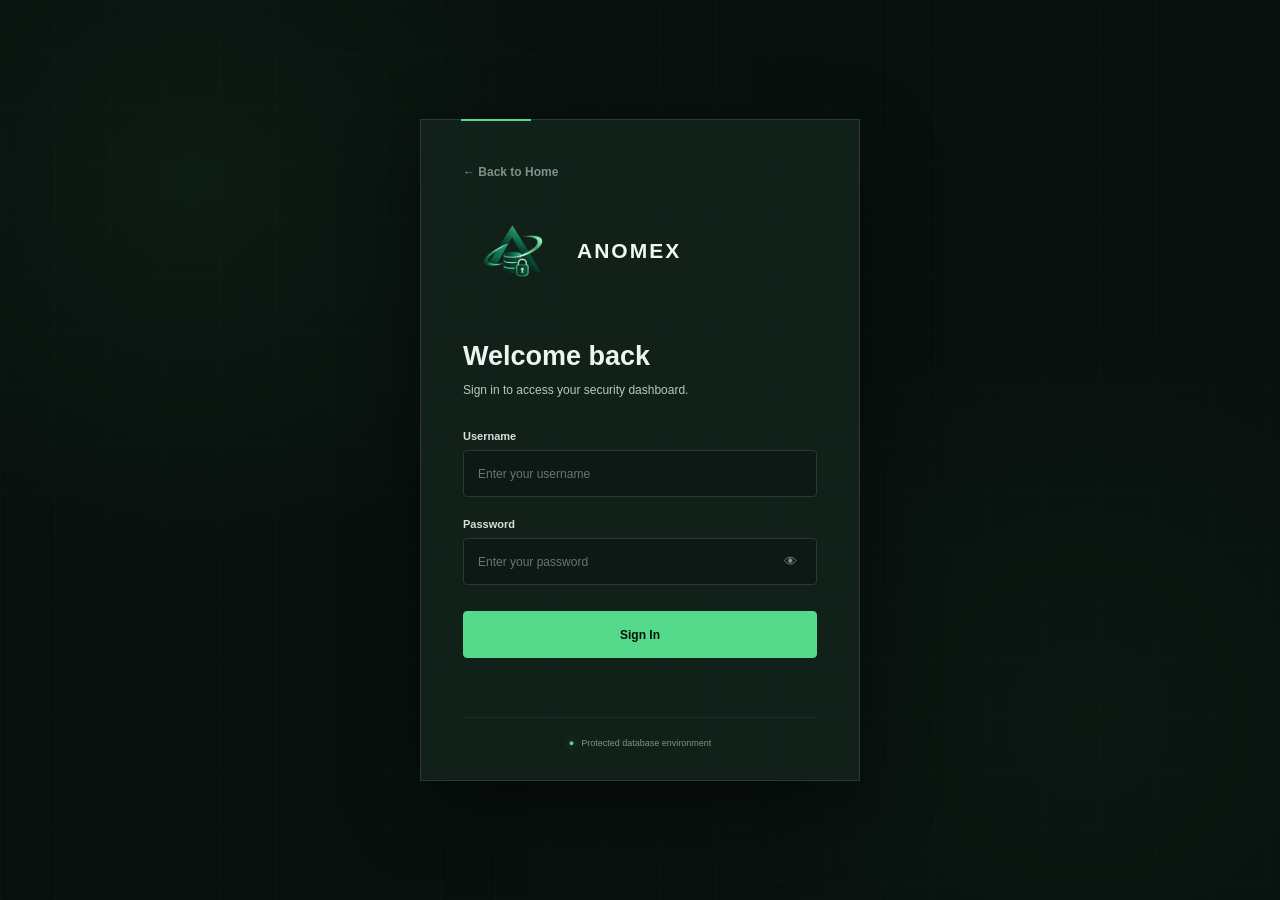
<file: frontend/login.html>
<!DOCTYPE html>
<html lang="en">

<head>
    <meta charset="UTF-8">
    <meta name="viewport" content="width=device-width, initial-scale=1.0">

    <title>Anomex | Login</title>

    <link rel="stylesheet" href="./css/login.css">
</head>

<body>

    <main class="login-page">

        <section class="login-card">
            <a href="index.html" class="home-button">
                ← Back to Home
            </a>

            <div class="brand">
                <div class="brand-mark">
                    <img src="./images/Anomex_logo2.png" alt="Anomex Logo">
                </div>

                <div>
                    <h1>ANOMEX</h1>

                </div>
            </div>

            <div class="login-heading">
                <h2>Welcome back</h2>
                <p>Sign in to access your security dashboard.</p>
            </div>

            <form id="loginForm">

                <div class="form-group">
                    <label for="username">Username</label>

                    <input type="text" id="username" name="username" placeholder="Enter your username"
                        autocomplete="username" required>
                </div>

                <div class="form-group">
                    <label for="password">Password</label>

                    <div class="password-wrapper">
                        <input type="password" id="password" name="password" placeholder="Enter your password"
                            autocomplete="current-password" required>

                        <button type="button" class="password-toggle" id="passwordToggle" aria-label="Show password">
                            👁
                        </button>
                    </div>
                </div>

                <button type="submit" id="loginButton">
                    Sign In
                </button>

                <p id="loginMessage" class="login-message"></p>

            </form>

            <div class="security-note">
                <span>●</span>
                Protected database environment
            </div>

        </section>

    </main>

    <script src="js/login.js"></script>

</body>

</html>
</file>
<file: frontend/css/index.css>
/* =========================================================
   ANOMEX — CLEAN DARK CYBERSECURITY THEME
   ========================================================= */

:root {
    --bg: #08100d;
    --bg-2: #0b1511;

    /* Cards are intentionally LIGHTER than background */
    --card: #12201a;
    --card-2: #172921;
    --card-hover: #1b3027;

    --border: #263c32;
    --border-light: #355146;

    --green: #55d98b;
    --green-soft: #8ee6ae;

    --text: #edf5f0;
    --text-soft: #b8c9c0;
    --muted: #7d9388;

    --red: #e66b6b;
    --yellow: #dfbd68;
}


/* =========================================================
   RESET
   ========================================================= */

* {
    margin: 0;
    padding: 0;
    box-sizing: border-box;
}

html, body, button, input, textarea, select {
}

html {
    scroll-behavior: smooth;
}

body {
    background: var(--bg);
    color: var(--text);
    font-family: Arial, Helvetica, sans-serif;

    overflow-x: hidden;
}

a {
    color: inherit;
    text-decoration: none;
}

button {
    font-family: inherit;
}


/* =========================================================
   SUBTLE BACKGROUND
   ========================================================= */

body::before {
    content: "";

    position: fixed;
    inset: 0;

    pointer-events: none;

    background:
        radial-gradient(
            circle at 15% 10%,
            rgba(85, 217, 139, 0.045),
            transparent 30%
        ),
        radial-gradient(
            circle at 85% 60%,
            rgba(85, 217, 139, 0.025),
            transparent 35%
        );

    z-index: -1;
}


/* =========================================================
   NAVBAR
   ========================================================= */

.navbar {
    height: 76px;

    width: 100%;

    padding: 0 6%;

    display: flex;
    align-items: center;
    justify-content: space-between;

    background: #0a120f;

    border-bottom: 1px solid #1b2c24;

    position: sticky;
    top: 0;

    z-index: 100;
}


/* LOGO */

.logo-area {
    display: flex;
    align-items: center;
    gap: 11px;
}

.logo-box {
    width: 58px;
    height: 58px;

    display: flex;
    align-items: center;
    justify-content: center;

    background: transparent;
    border: none;
    padding: 0;
}

.logo-box img {
    width: 58px;
    height: 58px;
    object-fit: contain;
    display: block;
}
.logo-text {
    display: flex;
    flex-direction: column;
}

.logo-name {

    font-size: 16px;
    font-weight: 700;

    letter-spacing: 2px;

    color: #f0f6f2;
}

.logo-subtitle {
    margin-top: 4px;

    font-size: 7px;

    letter-spacing: 1.5px;

    color: var(--muted);
}


/* NAV LINKS */

.nav-links {
    display: flex;
    align-items: center;

    gap: 30px;
}

.nav-links a {
    color: #91a69c;

    font-size: 12px;

    transition: 0.2s;
}

.nav-links a:hover,
.nav-links a.active {
    color: var(--green);
}

.nav-links a.active {
    position: relative;
}

.nav-links a.active::after {
    content: "";

    position: absolute;

    left: 0;
    right: 0;

    bottom: -9px;

    height: 1px;

    background: var(--green);
}


/* NAV RIGHT */

.nav-actions {
    display: flex;
    align-items: center;
    gap: 8px;
}

.status-dot {
    width: 7px;
    height: 7px;

    border-radius: 50%;

    background: var(--green);
}

.system-status {
    color: var(--green);

    font-size: 8px;

    letter-spacing: 1px;

    margin-right: 15px;
}

.login-btn {
    padding: 9px 18px;

    background: transparent;

    border: 1px solid var(--border-light);

    color: var(--text-soft);

    font-size: 11px;

    transition: 0.2s;
}

.login-btn:hover {
    border-color: var(--green);

    color: var(--green);

    background: #102019;
}


/* =========================================================
   HERO
   ========================================================= */

.hero {
    min-height: calc(100vh - 76px);

    padding: 90px 7%;

    display: flex;
    align-items: center;

    justify-content: space-between;

    gap: 70px;

    position: relative;
}


/* GRID — VERY SUBTLE */

.grid-background {
    position: absolute;

    inset: 0;

    background-image:
        linear-gradient(
            rgba(85, 217, 139, 0.025) 1px,
            transparent 1px
        ),
        linear-gradient(
            90deg,
            rgba(85, 217, 139, 0.025) 1px,
            transparent 1px
        );

    background-size: 55px 55px;

    pointer-events: none;
}


/* HERO LEFT */

.hero-content {
    width: 52%;

    position: relative;
    z-index: 2;
}


/* TERMINAL LABEL */

.terminal-tag {
    display: inline-flex;
    align-items: center;
    gap: 8px;

    padding: 8px 12px;

    background: #101b16;

    border: 1px solid var(--border);

    color: var(--muted);

    font-size: 8px;

    letter-spacing: 1.3px;

    margin-bottom: 24px;
}

.terminal-symbol {
    color: var(--green);
}


/* HERO TITLE */

.hero h1 {

    font-size: clamp(46px, 5.5vw, 72px);

    line-height: 1.08;

    letter-spacing: -2.5px;

    color: #eef5f1;

    margin-bottom: 25px;
}

.hero h1 span {
    color: var(--green);
}


/* DESCRIPTION */

.hero-description {
    max-width: 620px;

    color: var(--text-soft);

    font-size: 14px;

    line-height: 1.8;

    margin-bottom: 32px;
}

.hero-description strong {
    color: #dbe9e2;

    font-weight: 600;
}


/* BUTTONS */

.hero-buttons {
    display: flex;

    gap: 12px;

    margin-bottom: 48px;
}

.primary-btn {
    padding: 12px 20px;

    display: flex;
    align-items: center;

    gap: 22px;

    background: var(--green);

    border: 1px solid var(--green);

    color: #07100b;

    font-size: 11px;

    font-weight: 700;

    transition: 0.2s;
}

.primary-btn:hover {
    background: var(--green-soft);

    border-color: var(--green-soft);
}

.secondary-btn {
    padding: 12px 19px;

    display: flex;
    align-items: center;

    gap: 9px;

    background: #101b16;

    border: 1px solid var(--border-light);

    color: var(--text-soft);

    font-size: 11px;

    transition: 0.2s;
}

.secondary-btn:hover {
    color: var(--green);

    border-color: var(--green);
}

.play-icon {
    color: var(--green);

    font-size: 8px;
}


/* STATS */

.hero-stats {
    display: flex;

    align-items: center;

    gap: 23px;
}

.stat {
    display: flex;
    flex-direction: column;

    gap: 5px;
}

.stat-number {
    color: var(--green);

    font-size: 13px;

    font-weight: 700;
}

.stat-label {
    color: var(--muted);

    font-size: 8px;

    letter-spacing: 1px;

    text-transform: uppercase;
}

.stat-divider {
    width: 1px;
    height: 28px;

    background: var(--border);
}


/* =========================================================
   TERMINAL
   ========================================================= */

.security-visual {
    width: 46%;

    position: relative;

    display: flex;
    align-items: center;
    justify-content: center;
}

.terminal-window {
    width: 100%;

    background: #101b16;

    border: 1px solid #2a4438;

    box-shadow:
        0 25px 70px rgba(0, 0, 0, 0.35);
}


/* TERMINAL HEADER */

.terminal-header {
    height: 43px;

    padding: 0 15px;

    display: flex;
    align-items: center;

    justify-content: space-between;

    background: #14221c;

    border-bottom: 1px solid var(--border);
}

.terminal-dots {
    display: flex;

    gap: 6px;
}

.terminal-dots span {
    width: 7px;
    height: 7px;

    border-radius: 50%;

    background: #51675d;
}

.terminal-title {
    color: #81958c;

    font-size: 8px;
}

.terminal-lock {
    color: var(--green);

    font-size: 7px;
}


/* TERMINAL BODY */

.terminal-body {
    padding: 25px;

    color: #a9bbb2;

    font-size: 9px;

    line-height: 2;
}

.terminal-line {
    display: flex;

    gap: 8px;
}

.terminal-line .green {
    color: var(--green);
}

.terminal-line.muted {
    color: #657a70;
}

.terminal-line.success {
    color: #82c99f;
}


/* DATABASE BOX */

.database-status {
    margin: 12px 0 16px 4px;

    padding: 10px 15px;

    background: #172820;

    border-left: 2px solid var(--green);

    border-top: 1px solid #233c30;
    border-right: 1px solid #233c30;
    border-bottom: 1px solid #233c30;
}

.db-row {
    display: flex;

    justify-content: space-between;

    padding: 3px 0;

    color: #91a69c;

    font-size: 8px;
}

.db-value {
    color: var(--green);
}

.db-number {
    color: #d5e3dc;
}

.threat-value {
    color: var(--red);
}


/* =========================================================
   FLOATING CARDS
   ========================================================= */

.floating-card {
    position: absolute;

    display: flex;
    align-items: center;

    gap: 10px;

    padding: 11px 14px;

    background: #172820;

    border: 1px solid #314b3e;

    box-shadow: 0 15px 40px rgba(0, 0, 0, 0.35);
}

.threat-card {
    right: -25px;
    top: 35px;
}

.secure-card {
    left: -25px;
    bottom: 30px;
}

.floating-icon {
    width: 28px;
    height: 28px;

    display: flex;
    align-items: center;
    justify-content: center;

    font-weight: 700;
}

.danger-icon {
    color: var(--red);

    background: #291918;

    border: 1px solid #593130;
}

.secure-icon {
    color: var(--green);

    background: #142b20;

    border: 1px solid #2e5843;
}

.floating-label {
    display: block;

    color: var(--muted);

    font-size: 7px;

    letter-spacing: 1px;
}

.floating-card strong {
    display: block;

    color: #e0ebe5;

    font-size: 10px;

    margin-top: 3px;
}


/* =========================================================
   GENERAL SECTIONS
   ========================================================= */

.features-section,
.architecture-section {
    padding: 110px 7%;

    border-top: 1px solid #172820;
}

.section-heading {
    max-width: 650px;

    margin-bottom: 50px;
}

.section-tag {
    color: var(--green);

    font-size: 8px;

    letter-spacing: 1.8px;
}

.section-heading h2 {
    margin: 14px 0;

    color: #edf4f0;

    font-size: clamp(30px, 4vw, 46px);

    line-height: 1.2;
}

.section-heading h2 span {
    color: var(--green);
}

.section-heading p {
    color: var(--text-soft);

    font-size: 13px;

    line-height: 1.8;
}


/* =========================================================
   FEATURE CARDS
   ========================================================= */

.feature-grid {
    display: grid;

    grid-template-columns: repeat(4, 1fr);

    gap: 14px;
}

.feature-card {
    min-height: 290px;

    padding: 27px;

    background: var(--card);

    border: 1px solid var(--border);

    position: relative;

    transition: 0.25s;
}

.feature-card:hover {
    background: var(--card-hover);

    border-color: var(--border-light);

    transform: translateY(-3px);
}

.feature-number {
    position: absolute;

    top: 18px;
    right: 18px;

    color: #536960;

    font-size: 8px;
}

.feature-icon {
    color: var(--green);

    font-size: 23px;

    margin-bottom: 42px;
}

.feature-card h3 {
    color: #e6f0eb;

    font-size: 14px;

    margin-bottom: 12px;
}

.feature-card p {
    color: var(--text-soft);

    font-size: 11px;

    line-height: 1.75;
}

.feature-link {
    position: absolute;

    bottom: 23px;
    left: 27px;

    color: var(--green);

    font-size: 7px;

    letter-spacing: 1px;
}


/* =========================================================
   SECURITY SECTION
   ========================================================= */

.security-section {
    padding: 110px 7%;

    display: flex;
    align-items: center;

    justify-content: space-between;

    gap: 80px;

    background: #09120e;

    border-top: 1px solid #172820;
}

.security-content {
    width: 45%;
}

.security-content h2 {
    margin: 14px 0 20px;

    color: #edf4f0;

    font-size: clamp(30px, 4vw, 48px);

    line-height: 1.2;
}

.security-content h2 span {
    color: var(--green);
}

.security-content > p {
    color: var(--text-soft);

    font-size: 13px;

    line-height: 1.8;

    margin-bottom: 30px;
}


/* POINTS */

.security-points {
    display: flex;
    flex-direction: column;

    gap: 15px;
}

.security-point {
    display: flex;

    gap: 12px;
}

.check {
    width: 26px;
    height: 26px;

    display: flex;
    align-items: center;
    justify-content: center;

    background: #12251c;

    border: 1px solid #2a4939;

    color: var(--green);

    font-size: 10px;
}

.security-point strong {
    display: block;

    color: #e0ebe5;

    font-size: 10px;

    margin-bottom: 3px;
}

.security-point small {
    color: var(--muted);

    font-size: 9px;
}


/* =========================================================
   MONITOR
   ========================================================= */

.monitor-panel {
    width: 48%;

    background: var(--card);

    border: 1px solid var(--border);

    box-shadow: 0 20px 60px rgba(0,0,0,0.25);
}

.monitor-header {
    padding: 21px;

    display: flex;
    justify-content: space-between;
    align-items: center;

    background: var(--card-2);

    border-bottom: 1px solid var(--border);
}

.monitor-label {
    color: var(--muted);

    font-size: 7px;

    letter-spacing: 1.4px;
}

.monitor-header h3 {
    margin-top: 5px;

    color: #e7f0eb;

    font-size: 13px;
}

.live-badge {
    display: flex;
    align-items: center;

    gap: 6px;

    color: var(--green);

    font-size: 7px;
}

.live-badge span {
    width: 6px;
    height: 6px;

    border-radius: 50%;

    background: var(--green);
}


/* ACTIVITY */

.activity-list {
    padding: 8px 20px;
}

.activity-item {
    display: grid;

    grid-template-columns: 28px 1fr auto;

    align-items: center;

    gap: 12px;

    padding: 16px 0;

    border-bottom: 1px solid #1d3027;
}

.activity-icon {
    width: 25px;
    height: 25px;

    display: flex;
    align-items: center;
    justify-content: center;

    font-size: 9px;
}

.activity-icon.normal {
    color: var(--green);

    background: #14291f;
}

.activity-icon.warning {
    color: var(--yellow);

    background: #292519;
}

.activity-icon.danger {
    color: var(--red);

    background: #291919;
}

.activity-info strong {
    display: block;

    color: #dce8e2;

    font-size: 10px;

    margin-bottom: 4px;
}

.activity-info small {
    color: var(--muted);

    font-size: 8px;
}

.activity-time {
    color: #64796f;

    font-size: 7px;
}


/* =========================================================
   ARCHITECTURE
   ========================================================= */

.architecture-section {
    text-align: center;
}

.architecture-section .section-heading {
    margin-left: auto;
    margin-right: auto;
}

.architecture-flow {
    display: flex;

    align-items: center;
    justify-content: center;

    margin-top: 65px;
}

.architecture-node {
    width: 145px;
    height: 115px;

    display: flex;
    flex-direction: column;

    justify-content: center;
    align-items: center;

    gap: 5px;

    background: var(--card);

    border: 1px solid var(--border);

    transition: 0.25s;
}

.architecture-node:hover {
    background: var(--card-hover);

    border-color: var(--green);
}

.node-number {
    color: var(--green);

    font-size: 7px;
}

.architecture-node strong {
    color: #e5eee9;

    font-size: 11px;
}

.architecture-node small {
    color: var(--muted);

    font-size: 8px;
}

.flow-line {
    width: 55px;
    height: 1px;

    background: #30463b;

    position: relative;
}

.flow-line::after {
    content: "›";

    position: absolute;

    right: -2px;
    top: -8px;

    color: var(--green);

    font-size: 14px;
}


/* =========================================================
   CTA
   ========================================================= */

.cta-section {
    padding: 120px 20px;

    text-align: center;

    border-top: 1px solid #172820;

    background: #08100d;

    position: relative;
}

.cta-section h2 {
    margin: 14px 0;

    color: #edf4f0;

    font-size: clamp(34px, 5vw, 58px);
}

.cta-section h2 span {
    color: var(--green);
}

.cta-section p {
    color: var(--text-soft);

    font-size: 13px;

    margin-bottom: 28px;
}

.cta-btn {
    margin: auto;
}


/* =========================================================
   FOOTER
   ========================================================= */

/* =========================================================
   ANOMEX FOOTER
   ========================================================= */

.anomex-footer {
    position: relative;
    background: #050d09;
    color: #dce9e2;
    border-top: 1px solid #183129;
    overflow: hidden;
}


/* =========================================================
   FOOTER MAIN
   ========================================================= */

.footer-main {
    width: 86%;
    max-width: 1400px;
    margin: auto;

    padding: 75px 0 65px;

    display: grid;
    grid-template-columns: 1.7fr 1fr 1fr 1fr 1.7fr;
    gap: 55px;

    position: relative;
    z-index: 2;
}


/* =========================================================
   BRAND
   ========================================================= */

.footer-brand-section {
    max-width: 330px;
}

.footer-logo {
    display: flex;
    align-items: center;
    gap: 12px;
    margin-bottom: 24px;
}

.footer-logo-img {
    width: 52px;
    height: 52px;

    display: flex;
    align-items: center;
    justify-content: center;
}

.footer-logo-img img {
    width: 100%;
    height: 100%;
    object-fit: contain;
}

.footer-logo h3 {
    margin: 0;

    color: #f0f7f3;
    font-size: 20px;
    font-weight: 700;
    letter-spacing: 3px;
}

.footer-logo span {
    display: block;

    margin-top: 5px;

    color: #43d98b;
    font-size: 7px;
    font-weight: 600;
    letter-spacing: 2px;
}

.footer-brand-section > p {
    margin: 0;

    color: #91a69b;
    font-size: 12px;
    line-height: 1.8;
}


/* =========================================================
   SOCIAL ICONS
   ========================================================= */

.footer-socials {
    display: flex;
    gap: 12px;
    margin-top: 25px;
}

.footer-socials a {
    width: 36px;
    height: 36px;

    display: flex;
    align-items: center;
    justify-content: center;

    border: 1px solid #285044;
    border-radius: 50%;

    color: #70d9a0;
    font-size: 10px;
    font-weight: 600;

    transition: 0.25s;
}

.footer-socials a:hover {
    color: #06100b;
    background: #55d98b;
    border-color: #55d98b;

    transform: translateY(-3px);
}


/* =========================================================
   FOOTER COLUMNS
   ========================================================= */

.footer-column h4,
.footer-newsletter h4 {
    position: relative;

    margin: 0 0 28px;

    color: #edf5f0;
    font-size: 14px;
    font-weight: 600;
}

.footer-column h4::after,
.footer-newsletter h4::after {
    content: "";

    display: block;

    width: 40px;
    height: 2px;

    margin-top: 11px;

    background: #55d98b;
}

.footer-column {
    display: flex;
    flex-direction: column;
    align-items: flex-start;
}

.footer-column a {
    margin-bottom: 15px;

    color: #8ea49a;
    font-size: 11px;

    transition: 0.2s;
}

.footer-column a:hover {
    color: #55d98b;
    transform: translateX(3px);
}


/* =========================================================
   NEWSLETTER
   ========================================================= */

.footer-newsletter p {
    max-width: 300px;

    margin: 0 0 22px;

    color: #91a69b;
    font-size: 11px;
    line-height: 1.7;
}


/* =========================================================
   SUBSCRIBE BOX
   ========================================================= */

.subscribe-box {
    width: 100%;
    height: 48px;

    display: flex;
    align-items: center;

    padding-left: 14px;

    border: 1px solid #29473b;
    border-radius: 12px;

    background: #0a1711;

    transition: 0.25s;
}

.subscribe-box:focus-within {
    border-color: #55d98b;
}

.subscribe-box > span {
    color: #55d98b;
    font-size: 14px;
}

.subscribe-box input {
    min-width: 0;
    flex: 1;

    height: 100%;

    padding: 0 10px;

    border: none;
    outline: none;

    background: transparent;

    color: #e5f1eb;
    font-family: Arial, Helvetica, sans-serif;
    font-size: 10px;
}

.subscribe-box input::placeholder {
    color: #687d73;
}

.subscribe-box button {
    height: 40px;

    margin-right: 4px;
    padding: 0 17px;

    border: none;
    border-radius: 9px;

    background: #55d98b;
    color: #06100b;

    font-family: Arial, Helvetica, sans-serif;
    font-size: 10px;
    font-weight: 700;

    cursor: pointer;

    transition: 0.2s;
}

.subscribe-box button:hover {
    background: #8ee6ae;
}


/* =========================================================
   SYSTEM STATUS
   ========================================================= */

.system-online {
    display: flex;
    align-items: center;
    gap: 8px;

    margin-top: 24px;

    color: #55d98b;
    font-size: 10px;
}

.online-dot {
    width: 7px;
    height: 7px;

    border-radius: 50%;

    background: #55d98b;

    box-shadow: 0 0 10px rgba(85, 217, 139, 0.5);
}

.system-online i {
    width: 1px;
    height: 13px;

    margin: 0 5px;

    background: #31483d;
}


/* =========================================================
   FOOTER BOTTOM
   ========================================================= */

.footer-bottom {
    width: 86%;
    max-width: 1400px;

    margin: auto;

    min-height: 70px;

    display: flex;
    align-items: center;
    justify-content: space-between;

    border-top: 1px solid #183129;

    color: #647a70;
    font-size: 10px;

    position: relative;
    z-index: 2;
}

.footer-bottom b {
    margin-left: 5px;

    color: #55d98b;
    font-size: 14px;
}


/* =========================================================
   SUBTLE DECORATION
   ========================================================= */

.anomex-footer::after {
    content: "";

    position: absolute;

    right: -100px;
    bottom: -120px;

    width: 450px;
    height: 220px;

    border-top: 1px solid rgba(85, 217, 139, 0.08);
    border-radius: 50%;

    transform: rotate(-8deg);

    box-shadow:
        0 -15px 0 rgba(85, 217, 139, 0.035),
        0 -30px 0 rgba(85, 217, 139, 0.025),
        0 -45px 0 rgba(85, 217, 139, 0.018);

    pointer-events: none;
}


/* =========================================================
   RESPONSIVE
   ========================================================= */

@media (max-width: 1100px) {

    .footer-main {
        grid-template-columns: 1.5fr 1fr 1fr;
        gap: 45px;
    }

    .footer-newsletter {
        grid-column: span 2;
    }
}


@media (max-width: 750px) {

    .footer-main {
        width: 90%;

        grid-template-columns: 1fr 1fr;

        padding: 60px 0 45px;

        gap: 40px 30px;
    }

    .footer-brand-section {
        max-width: 100%;
        grid-column: span 2;
    }

    .footer-newsletter {
        grid-column: span 2;
    }

    .footer-bottom {
        width: 90%;

        padding: 20px 0;

        flex-direction: column;
        justify-content: center;

        gap: 10px;

        text-align: center;
    }
}


@media (max-width: 500px) {

    .footer-main {
        grid-template-columns: 1fr;
    }

    .footer-brand-section,
    .footer-newsletter {
        grid-column: span 1;
    }

    .subscribe-box {
        height: 45px;
    }

    .subscribe-box button {
        padding: 0 12px;
    }
}
</file>
<file: frontend/css/alerts.css>
/* =========================================================
   ANOMEX - ALERTS PAGE
   Theme:
   #092328
   #12544F
   #2A835F
   #8BBB92
   ========================================================= */


/* =========================================================
   ROOT
   ========================================================= */

:root {

    --navy: #092328;
    --teal: #12544F;
    --green: #2A835F;
    --soft-green: #8BBB92;

    --bg: #F4F7F5;
    --surface: #FFFFFF;
    --surface-soft: #EEF4F1;

    --text: #092328;
    --text-secondary: #526663;
    --text-muted: #7A8986;

    --border: #D9E5E0;
    --border-hover: #BCD2C9;

    --success: #2A835F;
    --success-bg: #E7F3EC;

    --warning: #B67A20;
    --warning-bg: #FFF5E2;

    --danger: #C44747;
    --danger-bg: #FCEAEA;

    --info: #397A89;
    --info-bg: #E8F3F5;

    --shadow:
        0 4px 16px rgba(9, 35, 40, 0.07);

    --shadow-hover:
        0 8px 24px rgba(9, 35, 40, 0.11);

    --radius: 12px;

    --transition: 0.22s ease;
}


/* =========================================================
   DARK THEME
   ========================================================= */

/* =========================================
   DARK THEME
========================================= */

body.dark {
    --bg: #102D31;

    --surface: #467A70;
    --surface-soft: #5A8D83;

    --text: #FFFFFF;
    --text-secondary: #DDEBE7;
    --text-muted: #B8D0CA;

    --border: #5F9488;
    --border-hover: #78A99F;

    --shadow: 0 4px 18px rgba(0, 0, 0, 0.25);
    --shadow-hover: 0 8px 28px rgba(0, 0, 0, 0.32);
}

/* =========================================
   DARK MODE - LIGHTER INNER CELLS
========================================= */

/* =========================================
   DARK MODE - LIGHT INNER CELLS
========================================= */

body.dark .alert-card {
    background: #467A70 !important;
    border: 1px solid #5F9488 !important;
    color: #FFFFFF !important;
}

body.dark .stat-box {
    background: #467A70 !important;
    border: 1px solid #5F9488 !important;
    color: #FFFFFF !important;
}

body.dark .controls {
    background: #294F50 !important;
    border: 1px solid #46736E !important;
}

body.dark select,
body.dark input {
    background: #467A70 !important;
    color: #FFFFFF !important;
    border: 1px solid #5F9488 !important;
}

body.dark .modal-content {
    background: #467A70 !important;
    color: #FFFFFF !important;
    border: 1px solid #5F9488 !important;
}

/* =========================================================
   RESET
   ========================================================= */

* {
    margin: 0;
    padding: 0;
    box-sizing: border-box;
}

html {
    scroll-behavior: smooth;
}

body {

    min-height: 100vh;

    font-family:
        Inter,
        "Segoe UI",
        Arial,
        sans-serif;

    background: var(--bg);
    color: var(--text);

    line-height: 1.5;

    transition:
        background var(--transition),
        color var(--transition);
}

button,
input,
select {
    font-family: inherit;
}

button {
    cursor: pointer;
}

a {
    text-decoration: none;
}


/* =========================================================
   MAIN CONTAINER
   ========================================================= */

.container {

    width: 100%;
    max-width: 1500px;

    margin: 0 auto;

    padding: 0 34px;
}


/* =========================================================
   HEADER
   ========================================================= */

header {

    padding-top: 24px;
}


/* =========================================================
   TOP BAR
   ========================================================= */

.topbar {

    min-height: 72px;

    display: flex;
    align-items: center;
    justify-content: space-between;

    padding: 16px 20px;

    background: var(--surface);

    border: 1px solid var(--border);

    border-radius: var(--radius);

    box-shadow: var(--shadow);

    transition:
        background var(--transition),
        border-color var(--transition);
}


/* =========================================================
   BRAND
   ========================================================= */

.brand {

    display: flex;
    align-items: center;

    gap: 13px;
}


/* LOGO */

.logo {

    width: 42px;
    height: 42px;

    display: flex;
    align-items: center;
    justify-content: center;

    background: var(--navy);

    color: var(--soft-green);

    border-radius: 9px;

    font-size: 21px;
    font-weight: 700;

    letter-spacing: 1px;

    box-shadow:
        0 3px 8px rgba(9, 35, 40, 0.18);
}


/* BRAND TEXT */

.brand-text h1 {

    font-size: 21px;

    font-weight: 700;

    color: var(--text);

    letter-spacing: 0.2px;
}

.brand-text p {

    margin-top: 2px;

    font-size: 11px;

    color: var(--text-muted);

    letter-spacing: 0.15px;
}


/* =========================================================
   HEADER ACTIONS
   ========================================================= */

.header-actions {

    display: flex;
    align-items: center;

    gap: 8px;
}


/* =========================================================
   THEME BUTTON
   ========================================================= */

.theme-toggle {

    min-height: 36px;

    display: inline-flex;
    align-items: center;
    justify-content: center;

    gap: 7px;

    padding: 0 13px;

    background: var(--surface-soft);

    color: var(--teal);

    border: 1px solid var(--border);

    border-radius: 7px;

    font-size: 12px;
    font-weight: 600;

    transition: var(--transition);
}

.theme-toggle:hover {

    background: var(--green);

    color: white;

    border-color: var(--green);

    transform: translateY(-1px);
}

#themeIcon {

    font-size: 15px;
}


/* =========================================================
   NAVIGATION
   ========================================================= */

.main-nav {

    display: flex;
    align-items: center;

    gap: 4px;

    margin-top: 14px;

    padding: 5px;

    background: var(--surface);

    border: 1px solid var(--border);

    border-radius: 10px;

    box-shadow: var(--shadow);
}

.main-nav a {

    position: relative;

    padding: 9px 16px;

    border-radius: 7px;

    color: var(--text-secondary);

    font-size: 12px;
    font-weight: 600;

    transition: var(--transition);
}

.main-nav a:hover {

    color: var(--teal);

    background: var(--surface-soft);
}

.main-nav a.active {

    color: white;

    background: var(--green);

    box-shadow:
        0 3px 8px rgba(42, 131, 95, 0.18);
}


/* =========================================================
   HEADER STATS
   ========================================================= */

.header-stats {

    display: grid;

    grid-template-columns:
        repeat(4, minmax(0, 1fr));

    gap: 14px;

    margin-top: 18px;
}

.stat-box {

    padding: 17px 19px;

    background: var(--surface);

    border: 1px solid var(--border);

    border-radius: var(--radius);

    box-shadow: var(--shadow);

    transition: var(--transition);
}

.stat-box:hover {

    transform: translateY(-2px);

    box-shadow: var(--shadow-hover);

    border-color: var(--border-hover);
}

.stat-label {

    font-size: 11px;

    font-weight: 600;

    color: var(--text-muted);

    text-transform: uppercase;

    letter-spacing: 0.6px;
}

.stat-value {

    margin-top: 5px;

    font-size: 25px;

    line-height: 1;

    font-weight: 700;

    color: var(--text);
}


/* =========================================================
   CONTROLS
   ========================================================= */

.controls {

    display: flex;

    align-items: flex-end;

    gap: 13px;

    flex-wrap: wrap;

    margin-top: 24px;

    padding: 18px;

    background: var(--surface);

    border: 1px solid var(--border);

    border-radius: var(--radius);

    box-shadow: var(--shadow);
}


/* CONTROL GROUP */

.control-group {

    display: flex;

    flex-direction: column;

    gap: 6px;

    min-width: 160px;
}

.control-group label {

    font-size: 11px;

    font-weight: 600;

    color: var(--text-secondary);
}


/* SELECT + INPUT */

.control-group select,
.control-group input {

    height: 38px;

    padding: 0 11px;

    background: var(--surface);

    color: var(--text);

    border: 1px solid var(--border);

    border-radius: 7px;

    outline: none;

    font-size: 12px;

    transition: var(--transition);
}

.control-group input {

    min-width: 250px;
}

.control-group select:focus,
.control-group input:focus {

    border-color: var(--green);

    box-shadow:
        0 0 0 3px rgba(42, 131, 95, 0.10);
}

.control-group input::placeholder {

    color: var(--text-muted);
}


/* REFRESH BUTTON */

.controls > button {

    height: 38px;

    padding: 0 16px;

    border: none;

    border-radius: 7px;

    background: var(--green);

    color: white;

    font-size: 12px;

    font-weight: 600;

    transition: var(--transition);
}

.controls > button:hover {

    background: var(--teal);

    transform: translateY(-1px);

    box-shadow:
        0 4px 10px rgba(42, 131, 95, 0.18);
}


/* =========================================================
   ALERT SECTION
   ========================================================= */

.alert-section {

    margin-top: 25px;

    padding: 22px;

    background: var(--surface);

    border: 1px solid var(--border);

    border-radius: var(--radius);

    box-shadow: var(--shadow);
}


/* SECTION HEADING */

.section-heading {

    display: flex;

    align-items: center;
    justify-content: space-between;

    margin-bottom: 18px;
}

.section-heading h2 {

    font-size: 17px;

    font-weight: 650;

    color: var(--text);
}

.alert-result {

    margin-top: 3px;

    font-size: 11px;

    color: var(--text-muted);
}


/* =========================================================
   ALERT CONTAINER
   ========================================================= */

.alerts-container {

    display: flex;

    flex-direction: column;

    gap: 11px;
}


/* =========================================================
   ALERT CARD
   ========================================================= */

.alert-card {

    position: relative;

    padding: 16px 17px;

    display: flex;

    align-items: flex-start;

    gap: 14px;

    background: var(--surface);

    border: 1px solid var(--border);

    border-radius: 9px;

    transition: var(--transition);
}

.alert-card:hover {

    border-color: var(--border-hover);

    background: var(--surface-soft);

    transform: translateY(-1px);

    box-shadow:
        0 4px 14px rgba(9, 35, 40, 0.06);
}


/* ALERT ICON */

.alert-icon {

    width: 38px;
    height: 38px;

    flex-shrink: 0;

    display: flex;
    align-items: center;
    justify-content: center;

    border-radius: 8px;

    background: var(--surface-soft);

    color: var(--green);

    font-size: 16px;
}


/* ALERT CONTENT */

.alert-content {

    flex: 1;

    min-width: 0;
}

.alert-title {

    font-size: 13px;

    font-weight: 650;

    color: var(--text);
}

.alert-description {

    margin-top: 4px;

    font-size: 12px;

    color: var(--text-secondary);

    line-height: 1.55;
}


/* ALERT META */

.alert-meta {

    display: flex;

    align-items: center;

    flex-wrap: wrap;

    gap: 12px;

    margin-top: 9px;

    font-size: 10px;

    color: var(--text-muted);
}


/* =========================================================
   SEVERITY BADGES
   ========================================================= */

.severity {

    display: inline-flex;

    align-items: center;

    padding: 4px 9px;

    border-radius: 20px;

    font-size: 9px;

    font-weight: 700;

    text-transform: uppercase;

    letter-spacing: 0.4px;
}

.severity-critical {

    color: #B63737;

    background: var(--danger-bg);
}

.severity-high {

    color: #B85C30;

    background: #FFF0E7;
}

.severity-medium {

    color: var(--warning);

    background: var(--warning-bg);
}

.severity-low {

    color: var(--green);

    background: var(--success-bg);
}


/* =========================================================
   STATUS BADGES
   ========================================================= */

.status {

    display: inline-flex;

    align-items: center;

    padding: 4px 9px;

    border-radius: 20px;

    font-size: 9px;

    font-weight: 700;

    text-transform: uppercase;

    letter-spacing: 0.3px;
}

.status-open {

    color: #B63737;

    background: var(--danger-bg);
}

.status-investigating {

    color: var(--warning);

    background: var(--warning-bg);
}

.status-resolved {

    color: var(--green);

    background: var(--success-bg);
}

.status-closed {

    color: var(--text-secondary);

    background: var(--surface-soft);
}


/* =========================================================
   ALERT ACTIONS
   ========================================================= */

.alert-actions {

    display: flex;

    align-items: center;

    gap: 6px;
}

.alert-actions button {

    min-height: 31px;

    padding: 0 10px;

    background: transparent;

    border: 1px solid var(--border);

    border-radius: 6px;

    color: var(--text-secondary);

    font-size: 10px;

    font-weight: 600;

    transition: var(--transition);
}

.alert-actions button:hover {

    background: var(--green);

    border-color: var(--green);

    color: white;
}


/* =========================================================
   LOADING
   ========================================================= */

.loading {

    min-height: 180px;

    display: flex;

    flex-direction: column;

    align-items: center;
    justify-content: center;

    gap: 10px;

    color: var(--text-muted);

    font-size: 12px;
}

.spinner {

    width: 29px;
    height: 29px;

    border-radius: 50%;

    border: 3px solid var(--border);

    border-top-color: var(--green);

    animation: spin 0.75s linear infinite;
}

@keyframes spin {

    from {
        transform: rotate(0deg);
    }

    to {
        transform: rotate(360deg);
    }
}


/* =========================================================
   EMPTY STATE
   ========================================================= */

.empty-state {

    padding: 55px 20px;

    text-align: center;

    color: var(--text-muted);
}

.empty-state h3 {

    margin-top: 10px;

    font-size: 14px;

    color: var(--text);
}

.empty-state p {

    margin-top: 4px;

    font-size: 11px;
}


/* =========================================================
   FOOTER
   ========================================================= */

footer {

    padding: 25px 0 30px;

    text-align: center;

    color: var(--text-muted);

    font-size: 10px;
}


/* =========================================================
   MODAL
   ========================================================= */

.modal {

    position: fixed;

    inset: 0;

    z-index: 1000;

    display: none;

    align-items: center;
    justify-content: center;

    padding: 20px;

    background:
        rgba(9, 35, 40, 0.52);

    backdrop-filter: blur(3px);
}

.modal.show {

    display: flex;
}

.modal-content {

    width: 100%;

    max-width: 650px;

    max-height: 88vh;

    overflow-y: auto;

    background: var(--surface);

    border: 1px solid var(--border);

    border-radius: 13px;

    box-shadow:
        0 20px 60px rgba(0, 0, 0, 0.20);

    animation: modalIn 0.2s ease;
}

@keyframes modalIn {

    from {
        opacity: 0;
        transform: translateY(8px);
    }

    to {
        opacity: 1;
        transform: translateY(0);
    }
}


/* MODAL HEADER */

.modal-header {

    display: flex;

    align-items: center;
    justify-content: space-between;

    padding: 17px 20px;

    border-bottom: 1px solid var(--border);
}

.modal-header h2 {

    font-size: 15px;

    color: var(--text);
}

.close-modal {

    width: 31px;
    height: 31px;

    display: flex;
    align-items: center;
    justify-content: center;

    border: none;

    background: var(--surface-soft);

    color: var(--text-secondary);

    border-radius: 6px;

    font-size: 19px;

    transition: var(--transition);
}

.close-modal:hover {

    background: var(--danger-bg);

    color: var(--danger);
}


/* MODAL BODY */

#modalContent {

    padding: 20px;

    color: var(--text);
}

#modalContent p {

    margin-bottom: 10px;

    font-size: 12px;

    color: var(--text-secondary);
}

#modalContent strong {

    color: var(--text);
}


/* =========================================================
   TOAST
   ========================================================= */

.toast {

    position: fixed;

    right: 24px;
    bottom: 24px;

    z-index: 2000;

    max-width: 320px;

    padding: 12px 16px;

    background: var(--navy);

    color: white;

    border-left: 4px solid var(--green);

    border-radius: 7px;

    box-shadow:
        0 8px 24px rgba(9, 35, 40, 0.20);

    font-size: 11px;

    opacity: 0;

    visibility: hidden;

    transform: translateY(10px);

    transition: var(--transition);
}

.toast.show {

    opacity: 1;

    visibility: visible;

    transform: translateY(0);
}


/* =========================================================
   SCROLLBAR
   ========================================================= */

::-webkit-scrollbar {

    width: 7px;
    height: 7px;
}

::-webkit-scrollbar-track {

    background: var(--bg);
}

::-webkit-scrollbar-thumb {

    background: #AFC6BD;

    border-radius: 10px;
}

::-webkit-scrollbar-thumb:hover {

    background: var(--green);
}


/* =========================================================
   TABLET
   ========================================================= */

@media (max-width: 900px) {

    .container {

        padding: 0 20px;
    }

    .header-stats {

        grid-template-columns:
            repeat(2, minmax(0, 1fr));
    }

    .controls {

        align-items: stretch;
    }

    .control-group {

        flex: 1;

        min-width: 140px;
    }

    .control-group input {

        min-width: 0;

        width: 100%;
    }
}


/* =========================================================
   MOBILE
   ========================================================= */

@media (max-width: 650px) {

    .container {

        padding: 0 13px;
    }

    header {

        padding-top: 13px;
    }


    /* TOPBAR */

    .topbar {

        padding: 13px;

        align-items: flex-start;
    }

    .brand-text p {

        display: none;
    }

    .brand-text h1 {

        font-size: 18px;
    }

    .logo {

        width: 37px;
        height: 37px;

        font-size: 18px;
    }

    .theme-toggle {

        width: 36px;

        padding: 0;

        gap: 0;
    }

    #themeText {

        display: none;
    }


    /* NAV */

    .main-nav {

        overflow-x: auto;

        scrollbar-width: none;
    }

    .main-nav::-webkit-scrollbar {

        display: none;
    }

    .main-nav a {

        flex-shrink: 0;

        padding: 8px 12px;

        font-size: 11px;
    }


    /* STATS */

    .header-stats {

        grid-template-columns:
            repeat(2, minmax(0, 1fr));

        gap: 9px;
    }

    .stat-box {

        padding: 14px;
    }

    .stat-value {

        font-size: 21px;
    }


    /* CONTROLS */

    .controls {

        flex-direction: column;

        gap: 11px;

        padding: 15px;
    }

    .control-group {

        width: 100%;
    }

    .control-group select,
    .control-group input {

        width: 100%;
    }

    .controls > button {

        width: 100%;
    }


    /* ALERT SECTION */

    .alert-section {

        padding: 16px;
    }

    .section-heading h2 {

        font-size: 15px;
    }


    /* ALERT CARD */

    .alert-card {

        flex-wrap: wrap;

        padding: 14px;
    }

    .alert-content {

        width: calc(100% - 52px);
    }

    .alert-actions {

        width: 100%;

        margin-left: 52px;
    }

    .alert-actions button {

        flex: 1;
    }


    /* MODAL */

    .modal {

        padding: 12px;
    }

    .modal-content {

        max-height: 92vh;
    }

    .modal-header {

        padding: 14px 16px;
    }

    #modalContent {

        padding: 16px;
    }


    /* FOOTER */

    footer {

        padding: 20px 10px 25px;

        line-height: 1.6;
    }
}


/* =========================================================
   VERY SMALL MOBILE
   ========================================================= */

@media (max-width: 400px) {

    .header-stats {

        grid-template-columns: 1fr 1fr;
    }

    .stat-label {

        font-size: 9px;
    }

    .stat-value {

        font-size: 19px;
    }

    .alert-meta {

        gap: 7px;
    }
}


/* =========================================================
   MODAL BODY & FOOTER  (supplements existing modal styles)
   ========================================================= */

.modal-body {

    padding: 20px;

    color: var(--text);
}

.modal-body p {

    margin-bottom: 10px;

    font-size: 12px;

    color: var(--text-secondary);
}

.modal-body strong {

    color: var(--text);
}

.modal-detail-row {

    display: flex;

    justify-content: space-between;

    align-items: flex-start;

    gap: 12px;

    padding: 9px 0;

    border-bottom: 1px solid var(--border);

    font-size: 12px;
}

.modal-detail-row:last-child {

    border-bottom: none;
}

.modal-detail-label {

    font-weight: 600;

    color: var(--text-muted);

    min-width: 130px;

    flex-shrink: 0;
}

.modal-detail-value {

    color: var(--text);

    word-break: break-all;
}

.modal-query-box {

    margin-top: 14px;

    padding: 13px;

    background: var(--surface-soft);

    border: 1px solid var(--border);

    border-radius: 7px;

    font-family: 'JetBrains Mono', monospace;

    font-size: 11px;

    color: var(--teal);

    white-space: pre-wrap;

    word-break: break-all;
}

.modal-footer {

    display: flex;

    align-items: center;

    justify-content: flex-end;

    gap: 8px;

    padding: 14px 20px;

    border-top: 1px solid var(--border);
}

.modal-close {

    width: 31px;
    height: 31px;

    display: flex;
    align-items: center;
    justify-content: center;

    border: none;

    background: var(--surface-soft);

    color: var(--text-secondary);

    border-radius: 6px;

    font-size: 16px;

    transition: var(--transition);
}

.modal-close:hover {

    background: var(--danger-bg);

    color: var(--danger);
}

.btn-primary {

    height: 36px;

    padding: 0 16px;

    background: var(--green);

    color: white;

    border: none;

    border-radius: 7px;

    font-size: 12px;
    font-weight: 600;

    transition: var(--transition);
}

.btn-primary:hover {

    background: var(--teal);

    transform: translateY(-1px);
}

.btn-primary:disabled {

    opacity: 0.5;

    cursor: not-allowed;

    transform: none;
}

.btn-secondary {

    height: 36px;

    padding: 0 16px;

    background: transparent;

    color: var(--text-secondary);

    border: 1px solid var(--border);

    border-radius: 7px;

    font-size: 12px;
    font-weight: 600;

    transition: var(--transition);
}

.btn-secondary:hover {

    background: var(--surface-soft);
}


/* TOAST SUCCESS / DANGER VARIANTS */

.toast.danger {

    border-left-color: var(--danger);
}
</file>
<file: frontend/css/style.css>
:root {
    --dark: #092328;
    --teal-dark: #12544F;
    --green: #2A835F;
    --green-light: #8BBB92;

    --background: #F4F7F5;
    --white: #FFFFFF;

    --text: #183238;
    --muted: #718084;

    --border: #D9E3DF;

    --error: #B94A48;

    --success-bg: #E8F5EE;
    --warning-bg: #F7F1DF;
    --danger-bg: #F9E8E7;
}

/* =============================
   Global
============================= */

* {
    margin: 0;
    padding: 0;
    box-sizing: border-box;
}

body {
    min-height: 100vh;
    font-family: Arial, Helvetica, sans-serif;
    background: var(--background);
    color: var(--text);
}

button,
input {
    font: inherit;
}

button {
    cursor: pointer;
}

/* =============================
   LOGIN
============================= */

.login-page {
    min-height: 100vh;
    display: flex;
    justify-content: center;
    align-items: center;
    padding: 24px;
}

.login-card {
    width: 100%;
    max-width: 420px;
    background: var(--white);
    border: 1px solid var(--border);
    border-radius: 16px;
    padding: 40px;
    box-shadow: 0 12px 35px rgba(9, 35, 40, 0.08);
}

.brand {
    display: flex;
    align-items: center;
    gap: 12px;
    margin-bottom: 42px;
}

.brand-mark {
    width: 42px;
    height: 42px;
    display: flex;
    align-items: center;
    justify-content: center;
    background: var(--dark);
    color: var(--white);
    border-radius: 10px;
    font-size: 20px;
    font-weight: 700;
    overflow: hidden;
}

.brand-mark img {
    width: 100%;
    height: 100%;
    object-fit: contain;
}

.brand h1 {
    font-size: 22px;
    color: var(--dark);
}

.brand p {
    margin-top: 3px;
    font-size: 12px;
    color: var(--muted);
}

.login-heading {
    margin-bottom: 28px;
}

.login-heading h2 {
    font-size: 26px;
    margin-bottom: 8px;
}

.login-heading p {
    font-size: 14px;
    color: var(--muted);
    line-height: 1.5;
}

.form-group {
    margin-bottom: 20px;
}

.form-group label {
    display: block;
    margin-bottom: 8px;
    font-size: 13px;
    font-weight: 600;
}

.form-group input {
    width: 100%;
    padding: 13px 14px;
    border: 1px solid var(--border);
    border-radius: 8px;
    font-size: 14px;
    color: var(--text);
    outline: none;
    transition: border-color 0.2s, box-shadow 0.2s;
}

.form-group input:focus {
    border-color: var(--green);
    box-shadow: 0 0 0 3px rgba(42, 131, 95, 0.12);
}

.password-wrapper {
    position: relative;
}

.password-wrapper input {
    padding-right: 48px;
}

.password-toggle {
    position: absolute;
    right: 8px;
    top: 50%;
    transform: translateY(-50%);

    width: 34px;
    height: 34px;

    padding: 0;

    background: transparent;
    color: var(--muted);

    border: none;
}

.password-toggle:hover {
    background: transparent;
    color: var(--dark);
}

.password-toggle svg {
    width: 19px;
    height: 19px;
    fill: none;
    stroke: currentColor;
    stroke-width: 1.8;
    stroke-linecap: round;
    stroke-linejoin: round;
}

#loginButton {
    width: 100%;
    padding: 13px;
    border: none;
    border-radius: 8px;
    background: var(--dark);
    color: var(--white);
    font-size: 14px;
    font-weight: 600;
    transition: background 0.2s;
}

#loginButton:hover {
    background: var(--teal-dark);
}

#loginButton:disabled {
    opacity: 0.65;
    cursor: not-allowed;
}

.login-message {
    min-height: 20px;
    margin-top: 14px;
    text-align: center;
    font-size: 13px;
}

.login-message.error {
    color: var(--error);
}

.login-message.success {
    color: var(--green);
}

.security-note {
    margin-top: 30px;
    padding-top: 18px;
    border-top: 1px solid var(--border);
    text-align: center;
    font-size: 11px;
    color: var(--muted);
}

.security-note span {
    color: var(--green);
    margin-right: 5px;
}

/* =============================
   DASHBOARD
============================= */

.app-shell {
    min-height: 100vh;
    display: flex;
}


/* =============================
   SIDEBAR
============================= */

.sidebar {
    position: fixed;
    top: 0;
    left: 0;
    bottom: 0;

    width: 250px;

    display: flex;
    flex-direction: column;

    background: var(--dark);
    color: var(--white);

    z-index: 100;
}


.sidebar-brand {
    display: flex;
    align-items: center;
    gap: 12px;

    padding: 24px 20px;

    border-bottom: 1px solid rgba(255, 255, 255, 0.08);
}


.sidebar-logo {
    width: 40px;
    height: 40px;

    display: flex;
    align-items: center;
    justify-content: center;

    background: var(--white);

    border-radius: 9px;

    overflow: hidden;
}


.sidebar-logo img {
    width: 100%;
    height: 100%;

    object-fit: contain;
}


.sidebar-brand h1 {
    font-size: 18px;
    letter-spacing: 0.5px;
}


.sidebar-brand span {
    display: block;

    margin-top: 3px;

    color: #A8BCBE;

    font-size: 10px;
}


/* Navigation */

.sidebar-nav {
    flex: 1;

    padding: 20px 12px;

    overflow-y: auto;
}


.nav-label {
    margin: 18px 10px 8px;

    color: #759295;

    font-size: 9px;
    font-weight: 700;

    letter-spacing: 1.4px;
}


.nav-label:first-child {
    margin-top: 0;
}


.nav-item {
    width: 100%;

    display: flex;
    align-items: center;

    gap: 11px;

    padding: 11px 12px;
    margin-bottom: 3px;

    border: none;
    border-radius: 7px;

    background: transparent;

    color: #B9C8CA;

    text-align: left;

    font-size: 13px;

    transition:
        background 0.2s,
        color 0.2s;
}


.nav-item:hover {
    background: rgba(255, 255, 255, 0.06);
    color: var(--white);
}


.nav-item.active {
    background: var(--teal-dark);
    color: var(--white);
}


.nav-icon {
    width: 20px;

    display: inline-flex;
    justify-content: center;

    font-size: 15px;
}


/* Sidebar footer */

.sidebar-footer {
    padding: 15px 14px;

    border-top: 1px solid rgba(255, 255, 255, 0.08);
}


.sidebar-user {
    display: flex;
    align-items: center;

    gap: 10px;

    margin-bottom: 12px;
}


.user-avatar {
    width: 34px;
    height: 34px;

    display: flex;
    align-items: center;
    justify-content: center;

    flex-shrink: 0;

    border-radius: 50%;

    background: var(--green);

    color: var(--white);

    font-size: 13px;
    font-weight: 700;
}


.sidebar-user-info {
    min-width: 0;
}


.sidebar-user-info strong {
    display: block;

    overflow: hidden;

    text-overflow: ellipsis;
    white-space: nowrap;

    font-size: 12px;
}


.sidebar-user-info span {
    display: block;

    margin-top: 3px;

    color: #8EA5A8;

    font-size: 10px;
}


.sidebar-logout {
    width: 100%;

    padding: 9px;

    border: 1px solid rgba(255, 255, 255, 0.12);

    border-radius: 7px;

    background: transparent;

    color: #B9C8CA;

    font-size: 12px;
}


.sidebar-logout:hover {
    background: rgba(255, 255, 255, 0.07);
    color: var(--white);
}


/* =============================
   MAIN
============================= */

.main-content {
    width: calc(100% - 250px);

    margin-left: 250px;

    min-height: 100vh;
}


/* =============================
   TOPBAR
============================= */

.topbar {
    min-height: 82px;

    display: flex;
    align-items: center;
    justify-content: space-between;

    padding: 16px 30px;

    background: var(--white);

    border-bottom: 1px solid var(--border);
}


.topbar-left {
    display: flex;
    align-items: center;
}


.topbar-eyebrow {
    display: block;

    margin-bottom: 4px;

    color: var(--green);

    font-size: 9px;
    font-weight: 700;

    letter-spacing: 1.3px;
}


.topbar-heading h2 {
    color: var(--dark);

    font-size: 20px;
}


.topbar-actions {
    display: flex;
    align-items: center;

    gap: 9px;
}


/* Refresh + notification */

.icon-button {
    position: relative;

    width: 36px;
    height: 36px;

    display: flex;
    align-items: center;
    justify-content: center;

    border: 1px solid var(--border);

    border-radius: 7px;

    background: var(--white);

    color: var(--text);

    font-size: 16px;
}


.icon-button:hover {
    background: var(--background);
}


.notification-count {
    position: absolute;

    top: -4px;
    right: -4px;

    min-width: 16px;
    height: 16px;

    display: flex;
    align-items: center;
    justify-content: center;

    border-radius: 50%;

    background: var(--error);

    color: var(--white);

    font-size: 9px;
    font-weight: 700;
}


/* =============================
   CLICKABLE USER AREA
============================= */

.user-profile-button {
    display: flex;
    align-items: center;

    gap: 9px;

    padding: 4px;

    border: none;

    border-radius: 8px;

    background: transparent;

    color: var(--text);

    text-align: left;
}


.user-profile-button:hover {
    background: var(--background);
}


.topbar-user-text {
    min-width: 90px;
}


.topbar-user-text strong {
    display: block;

    font-size: 12px;
}


.topbar-user-text span {
    display: block;

    margin-top: 2px;

    color: var(--muted);

    font-size: 10px;
}


/* =============================
   USER PROFILE CARD
============================= */

.profile-card {
    position: fixed;

    top: 72px;
    right: 30px;

    width: 285px;

    background: var(--white);

    border: 1px solid var(--border);

    border-radius: 10px;

    box-shadow:
        0 12px 30px rgba(9, 35, 40, 0.14);

    z-index: 200;

    opacity: 0;
    visibility: hidden;

    transform: translateY(-6px);

    transition:
        opacity 0.15s ease,
        transform 0.15s ease,
        visibility 0.15s ease;
}


.profile-card.open {
    opacity: 1;

    visibility: visible;

    transform: translateY(0);
}


.profile-card-header {
    display: flex;
    align-items: center;

    gap: 12px;

    padding: 17px;

    border-bottom: 1px solid var(--border);
}


.profile-large-avatar {
    width: 42px;
    height: 42px;

    display: flex;
    align-items: center;
    justify-content: center;

    flex-shrink: 0;

    border-radius: 50%;

    background: var(--green);

    color: var(--white);

    font-size: 15px;
    font-weight: 700;
}


.profile-card-header strong {
    display: block;

    color: var(--dark);

    font-size: 13px;
}


.profile-card-header span {
    display: block;

    margin-top: 4px;

    color: var(--muted);

    font-size: 10px;
}


.profile-card-body {
    padding: 6px 17px;
}


.profile-detail {
    display: flex;
    align-items: center;
    justify-content: space-between;

    gap: 15px;

    padding: 11px 0;

    border-bottom: 1px solid #EEF2F0;
}


.profile-detail:last-child {
    border-bottom: none;
}


.profile-detail span {
    color: var(--muted);

    font-size: 10px;
}


.profile-detail strong {
    color: var(--text);

    font-size: 10px;

    text-align: right;
}


.profile-session-status {
    color: var(--green) !important;
}


.profile-logout-button {
    width: calc(100% - 34px);

    margin: 11px 17px 15px;

    padding: 9px;

    border: 1px solid var(--border);

    border-radius: 7px;

    background: var(--white);

    color: var(--error);

    font-size: 11px;

    font-weight: 600;
}


.profile-logout-button:hover {
    background: #F9E8E7;
}


/* =============================
   CONTENT
============================= */

.content-area {
    padding: 28px 30px 40px;
}


.dashboard-section {
    display: none;
}


.dashboard-section.active {
    display: block;
}


.section-intro {
    display: flex;
    align-items: center;
    justify-content: space-between;

    margin-bottom: 22px;
}


.section-intro h3 {
    color: var(--dark);

    font-size: 19px;
}


.section-intro p {
    margin-top: 5px;

    color: var(--muted);

    font-size: 12px;
}


.status-indicator {
    display: flex;
    align-items: center;

    gap: 7px;

    padding: 7px 10px;

    border: 1px solid var(--border);

    border-radius: 7px;

    background: var(--white);

    color: var(--muted);

    font-size: 11px;
}


.status-indicator span {
    width: 7px;
    height: 7px;

    border-radius: 50%;

    background: var(--green);
}


/* =============================
   KPI
============================= */

.kpi-grid {
    display: grid;

    grid-template-columns:
        repeat(4, 1fr);

    gap: 15px;

    margin-bottom: 20px;
}


.kpi-card {
    padding: 18px;

    background: var(--white);

    border: 1px solid var(--border);

    border-radius: 10px;
}


.kpi-header {
    display: flex;
    align-items: center;
    justify-content: space-between;

    color: var(--muted);

    font-size: 11px;
}


.kpi-icon {
    width: 28px;
    height: 28px;

    display: flex;
    align-items: center;
    justify-content: center;

    border-radius: 7px;

    background: #EAF3EF;

    color: var(--green);

    font-size: 13px;
}


.kpi-icon.warning {
    background: #F7F1DF;
}


.kpi-icon.alert {
    background: #F9E8E7;

    color: var(--error);
}


.kpi-card > strong {
    display: block;

    margin-top: 12px;

    color: var(--dark);

    font-size: 26px;
}


.kpi-card small {
    display: block;

    margin-top: 4px;

    color: var(--muted);

    font-size: 10px;
}


/* =============================
   PANELS
============================= */

.dashboard-grid {
    display: grid;

    grid-template-columns:
        minmax(0, 1.7fr)
        minmax(280px, 1fr);

    gap: 18px;

    margin-bottom: 18px;
}


.panel {
    min-width: 0;

    background: var(--white);

    border: 1px solid var(--border);

    border-radius: 10px;

    overflow: hidden;
}


.panel-header {
    display: flex;
    align-items: center;
    justify-content: space-between;

    padding: 17px 18px;

    border-bottom: 1px solid var(--border);
}


.panel-header h3 {
    color: var(--dark);

    font-size: 14px;
}


.panel-header p {
    margin-top: 4px;

    color: var(--muted);

    font-size: 10px;
}


.panel-action {
    width: auto;

    padding: 6px 9px;

    border: none;

    background: transparent;

    color: var(--green);

    font-size: 11px;
    font-weight: 600;
}


.panel-action:hover {
    color: var(--teal-dark);
}


/* =============================
   ACTIVITY
============================= */

.activity-summary {
    display: grid;

    grid-template-columns:
        repeat(3, 1fr);

    padding: 15px 18px;

    border-bottom: 1px solid var(--border);
}


.activity-stat {
    display: flex;
    align-items: center;

    gap: 8px;
}


.activity-stat + .activity-stat {
    padding-left: 15px;

    border-left: 1px solid var(--border);
}


.activity-dot {
    width: 7px;
    height: 7px;

    border-radius: 50%;

    background: var(--green);
}


.activity-dot.failure {
    background: var(--error);
}


.activity-dot.blocked {
    background: #A88334;
}


.activity-stat strong {
    display: block;

    color: var(--dark);

    font-size: 15px;
}


.activity-stat small {
    display: block;

    margin-top: 2px;

    color: var(--muted);

    font-size: 9px;
}


/* =============================
   TABLE
============================= */

.table-wrapper {
    width: 100%;

    overflow-x: auto;
}


table {
    width: 100%;

    border-collapse: collapse;
}


th {
    padding: 11px 15px;

    background: #F8FAF9;

    color: var(--muted);

    font-size: 9px;
    font-weight: 700;

    text-align: left;

    text-transform: uppercase;

    letter-spacing: 0.5px;

    white-space: nowrap;
}


td {
    padding: 12px 15px;

    border-top: 1px solid #EEF2F0;

    color: var(--text);

    font-size: 11px;

    vertical-align: middle;
}


tbody tr:hover {
    background: #FAFCFB;
}


.query-cell {
    max-width: 300px;
}


.table-empty {
    padding: 30px;

    color: var(--muted);

    text-align: center;
}


/* =============================
   BADGES
============================= */

.status-badge,
.severity-badge,
.permission-level {
    display: inline-block;

    padding: 4px 7px;

    border-radius: 5px;

    font-size: 9px;
    font-weight: 700;

    white-space: nowrap;
}


.status-badge.success {
    background: #E8F5EE;

    color: var(--green);
}


.status-badge.failure {
    background: #F9E8E7;

    color: var(--error);
}


.status-badge.blocked {
    background: #F7F1DF;

    color: #856B25;
}


.status-badge.unknown {
    background: #EEF1F0;

    color: var(--muted);
}


.severity-badge.low {
    background: #E8F5EE;

    color: var(--green);
}


.severity-badge.medium {
    background: #F7F1DF;

    color: #856B25;
}


.severity-badge.high,
.severity-badge.critical {
    background: #F9E8E7;

    color: var(--error);
}


.permission-level {
    background: #EAF3EF;

    color: var(--teal-dark);
}


/* =============================
   SECURITY CONTROLS
============================= */

.control-list {
    padding: 5px 18px;
}


.control-item {
    display: flex;
    align-items: center;
    justify-content: space-between;

    padding: 15px 0;

    border-bottom: 1px solid #EEF2F0;
}


.control-item:last-child {
    border-bottom: none;
}


.control-item strong {
    display: block;

    color: var(--text);

    font-size: 11px;
}


.control-item span:not(.control-status) {
    display: block;

    margin-top: 3px;

    color: var(--muted);

    font-size: 9px;
}


.control-status {
    padding: 4px 7px;

    border-radius: 5px;

    background: #E8F5EE;

    color: var(--green);

    font-size: 9px;

    font-weight: 700;
}


/* =============================
   ANOMALIES
============================= */

.anomaly-list {
    padding: 4px 18px;
}


.anomaly-item {
    display: flex;
    align-items: center;

    gap: 10px;

    padding: 13px 0;

    border-bottom: 1px solid #EEF2F0;
}


.anomaly-item:last-child {
    border-bottom: none;
}


.anomaly-indicator {
    width: 6px;
    height: 34px;

    flex-shrink: 0;

    border-radius: 4px;

    background: var(--green);
}


.anomaly-indicator.medium {
    background: #A88334;
}


.anomaly-indicator.high,
.anomaly-indicator.critical {
    background: var(--error);
}


.anomaly-content {
    flex: 1;

    min-width: 0;
}


.anomaly-content strong {
    display: block;

    color: var(--text);

    font-size: 11px;
}


.anomaly-content span {
    display: block;

    margin-top: 3px;

    color: var(--muted);

    font-size: 9px;

    overflow: hidden;

    text-overflow: ellipsis;

    white-space: nowrap;
}


.anomaly-content small {
    display: block;

    margin-top: 4px;

    color: #99A4A6;

    font-size: 8px;
}


/* =============================
   RECENT QUERIES
============================= */

.recent-query-list {
    padding: 4px 18px;
}


.recent-query-item {
    display: flex;
    align-items: center;
    justify-content: space-between;

    gap: 10px;

    padding: 13px 0;

    border-bottom: 1px solid #EEF2F0;
}


.recent-query-item:last-child {
    border-bottom: none;
}


.recent-query-item > div:first-child {
    min-width: 0;
}


.recent-query-item strong {
    display: block;

    color: var(--text);

    font-size: 10px;

    overflow: hidden;

    text-overflow: ellipsis;

    white-space: nowrap;
}


.recent-query-item span {
    display: block;

    margin-top: 3px;

    color: var(--muted);

    font-size: 9px;
}


.recent-query-meta {
    flex-shrink: 0;

    text-align: right;
}


.recent-query-meta small {
    display: block;

    margin-top: 4px;

    color: #99A4A6;

    font-size: 8px;
}


/* =============================
   SECURITY ALERTS
============================= */

.alert-list {
    padding: 5px 18px;
}


.alert-item {
    display: flex;

    gap: 12px;

    padding: 16px 0;

    border-bottom: 1px solid #EEF2F0;
}


.alert-item:last-child {
    border-bottom: none;
}


.alert-icon {
    width: 30px;
    height: 30px;

    display: flex;
    align-items: center;
    justify-content: center;

    flex-shrink: 0;

    border-radius: 7px;

    background: #F9E8E7;

    color: var(--error);

    font-size: 13px;

    font-weight: 700;
}


.alert-content {
    flex: 1;
}


.alert-heading {
    display: flex;
    align-items: center;
    justify-content: space-between;

    gap: 10px;
}


.alert-heading strong {
    font-size: 11px;
}


.alert-content p {
    margin-top: 6px;

    color: var(--muted);

    font-size: 10px;

    line-height: 1.5;
}


.alert-content small {
    display: block;

    margin-top: 5px;

    color: #99A4A6;

    font-size: 8px;
}


/* =============================
   EMPTY / LOADING
============================= */

.loading-state,
.empty-state {
    padding: 28px 15px;

    color: var(--muted);

    text-align: center;

    font-size: 11px;
}


.empty-panel {
    padding: 60px 30px;

    text-align: center;
}


.empty-icon {
    width: 50px;
    height: 50px;

    display: flex;
    align-items: center;
    justify-content: center;

    margin: 0 auto 15px;

    border-radius: 10px;

    background: #EAF3EF;

    color: var(--green);

    font-size: 20px;
}


.empty-panel h3 {
    color: var(--dark);

    font-size: 15px;
}


.empty-panel p {
    max-width: 600px;

    margin: 10px auto 0;

    color: var(--muted);

    font-size: 11px;

    line-height: 1.6;
}


.empty-panel code {
    padding: 2px 4px;

    border-radius: 3px;

    background: #EEF2F0;

    color: var(--text);

    font-size: 10px;
}


/* =============================
   SETTINGS
============================= */

.settings-panel {
    padding: 5px 20px;
}


.setting-row {
    display: flex;
    align-items: center;
    justify-content: space-between;

    padding: 18px 0;

    border-bottom: 1px solid #EEF2F0;
}


.setting-row:last-child {
    border-bottom: none;
}


.setting-row strong {
    display: block;

    font-size: 12px;
}


.setting-row span:not(.setting-value) {
    display: block;

    margin-top: 4px;

    color: var(--muted);

    font-size: 10px;
}


.setting-value {
    padding: 5px 8px;

    border-radius: 5px;

    background: #E8F5EE;

    color: var(--green);

    font-size: 9px;

    font-weight: 700;
}


/* =============================
   MOBILE
============================= */

.mobile-menu-button {
    display: none;

    width: 35px;
    height: 35px;

    margin-right: 12px;

    border: 1px solid var(--border);

    border-radius: 7px;

    background: var(--white);

    color: var(--text);
}


.mobile-overlay {
    display: none;
}


@media (max-width: 1100px) {

    .kpi-grid {
        grid-template-columns:
            repeat(2, 1fr);
    }


    .dashboard-grid {
        grid-template-columns:
            1fr;
    }

}


@media (max-width: 800px) {

    .sidebar {
        transform: translateX(-100%);

        transition:
            transform 0.25s ease;
    }


    .sidebar.open {
        transform: translateX(0);
    }


    .main-content {
        width: 100%;

        margin-left: 0;
    }


    .mobile-menu-button {
        display: block;
    }


    .topbar {
        padding: 14px 18px;
    }


    .content-area {
        padding: 22px 18px 30px;
    }


    .mobile-overlay.active {
        display: block;

        position: fixed;

        inset: 0;

        background:
            rgba(9, 35, 40, 0.35);

        z-index: 90;
    }


    .topbar-user-text {
        display: none;
    }


    .profile-card {
        right: 18px;
    }

}


@media (max-width: 600px) {

    .kpi-grid {
        grid-template-columns: 1fr;
    }


    .activity-summary {
        grid-template-columns: 1fr;

        gap: 12px;
    }


    .activity-stat + .activity-stat {
        padding-left: 0;

        border-left: none;
    }


    .section-intro {
        align-items: flex-start;

        gap: 12px;

        flex-direction: column;
    }


    .status-indicator {
        align-self: flex-start;
    }


    .topbar-heading h2 {
        font-size: 17px;
    }


    .topbar-actions {
        gap: 5px;
    }


    .profile-card {
        top: 65px;
        right: 12px;

        width: 275px;
    }


    .content-area {
        padding: 18px 12px 25px;
    }


    .panel-header {
        padding: 14px;
    }


    td,
    th {
        padding: 10px;
    }

}
</file>
<file: frontend/css/login.css>
/* =========================================================
   ANOMEX LOGIN PAGE
   Clean Dark Green Security Theme
   ========================================================= */

:root {
    --bg: #08100d;
    --bg-soft: #0b1511;

    --card: #12201a;
    --card-light: #172921;

    --border: #263c32;
    --border-light: #355146;

    --green: #55d98b;
    --green-light: #8ee6ae;

    --text: #edf5f0;
    --text-soft: #b8c9c0;
    --muted: #7d9388;

    --danger: #e66b6b;
}


/* =========================================================
   RESET
   ========================================================= */

* {
    margin: 0;
    padding: 0;
    box-sizing: border-box;
}

html,
body {
    width: 100%;
    min-height: 100%;
}

body {
    font-family: Arial, Helvetica, sans-serif;
    background: var(--bg);
    color: var(--text);
}


/* =========================================================
   PAGE
   ========================================================= */

.login-page {
    min-height: 100vh;

    display: flex;
    align-items: center;
    justify-content: center;

    padding: 40px 20px;

    position: relative;
    overflow: hidden;

    background:
        radial-gradient(
            circle at 15% 20%,
            rgba(85, 217, 139, 0.06),
            transparent 30%
        ),
        radial-gradient(
            circle at 85% 80%,
            rgba(85, 217, 139, 0.04),
            transparent 32%
        ),
        var(--bg);
}


/* subtle grid */

.login-page::before {
    content: "";

    position: absolute;
    inset: 0;

    background-image:
        linear-gradient(
            rgba(85, 217, 139, 0.018) 1px,
            transparent 1px
        ),
        linear-gradient(
            90deg,
            rgba(85, 217, 139, 0.018) 1px,
            transparent 1px
        );

    background-size: 55px 55px;

    pointer-events: none;
}


/* =========================================================
   LOGIN CARD
   ========================================================= */

.login-card {
    width: 100%;
    max-width: 440px;

    padding: 42px 42px 32px;

    background: rgba(18, 32, 26, 0.97);

    border: 1px solid var(--border);

    box-shadow:
        0 25px 70px rgba(0, 0, 0, 0.45);

    position: relative;
    z-index: 2;
}


/* small green line at top */

.login-card::before {
    content: "";

    position: absolute;

    top: -1px;
    left: 40px;

    width: 70px;
    height: 2px;

    background: var(--green);
}

.home-button {
    display: inline-flex;
    align-items: center;

    margin-bottom: 24px;

    color: var(--muted);

    font-size: 12px;
    font-weight: 600;

    text-decoration: none;

    transition: color 0.2s ease;
}

.home-button:hover {
    color: var(--dark);
}


/* =========================================================
   BRAND
   ========================================================= */

.brand {
    display: flex;
    align-items: center;

    gap: 14px;

    margin-bottom: 38px;
}


/* Logo box */

.brand-mark {
    width: 100px;
    height: 100px;

    display: flex;
    align-items: center;
    justify-content: center;

    background: transparent;

    /*border: 1px solid var(--green);*/

    color: var(--green);

    font-size: 22px;
    font-weight: 700;

    flex-shrink: 0;
}


/* If using actual logo image */

.brand-mark img {
    width: 100%;
    height: 100%;

    object-fit: contain;

    display: block;
}


/* Brand name */

.brand h1 {
    color: #f0f6f2;

    font-size: 21px;
    font-weight: 700;

    letter-spacing: 2px;

    margin-bottom: 4px;
}

.brand p {
    color: var(--muted);

    font-size: 9px;

    letter-spacing: 1px;
}


/* =========================================================
   LOGIN HEADING
   ========================================================= */

.login-heading {
    margin-bottom: 30px;
}

.login-heading h2 {
    color: var(--text);

    font-size: 27px;
    font-weight: 600;

    margin-bottom: 9px;
}

.login-heading p {
    color: var(--text-soft);

    font-size: 12px;

    line-height: 1.6;
}


/* =========================================================
   FORM
   ========================================================= */

#loginForm {
    width: 100%;
}

.form-group {
    margin-bottom: 21px;
}

.form-group label {
    display: block;

    margin-bottom: 8px;

    color: #d5e2dc;

    font-size: 11px;
    font-weight: 600;
}


/* =========================================================
   INPUTS
   ========================================================= */

.form-group input {
    width: 100%;
    height: 47px;

    padding: 0 14px;

    background: #0d1914;

    border: 1px solid var(--border);

    border-radius: 4px;

    outline: none;

    color: var(--text);

    font-family: Arial, Helvetica, sans-serif;
    font-size: 12px;

    transition: 0.2s;
}

.form-group input::placeholder {
    color: #64796f;
}

.form-group input:hover {
    border-color: var(--border-light);
}

.form-group input:focus {
    border-color: var(--green);

    background: #101d17;

    box-shadow:
        0 0 0 3px rgba(85, 217, 139, 0.08);
}


/* =========================================================
   LOGIN BUTTON
   ========================================================= */

#loginButton {
    width: 100%;
    height: 47px;

    margin-top: 5px;

    border: 1px solid var(--green);

    border-radius: 4px;

    background: var(--green);

    color: #07100b;

    font-family: Arial, Helvetica, sans-serif;

    font-size: 12px;
    font-weight: 700;

    cursor: pointer;

    transition: 0.2s;
}

#loginButton:hover {
    background: var(--green-light);

    border-color: var(--green-light);

    transform: translateY(-1px);

    box-shadow:
        0 8px 25px rgba(85, 217, 139, 0.12);
}

#loginButton:active {
    transform: translateY(0);
}


/* =========================================================
   LOGIN MESSAGE
   ========================================================= */

.login-message {
    min-height: 18px;

    margin-top: 13px;

    text-align: center;

    color: var(--danger);

    font-size: 10px;
}


/* =========================================================
   SECURITY NOTE
   ========================================================= */

.security-note {
    display: flex;
    align-items: center;
    justify-content: center;

    gap: 7px;

    margin-top: 28px;
    padding-top: 20px;

    border-top: 1px solid #1d3027;

    color: var(--muted);

    font-size: 9px;
}

.security-note span {
    color: var(--green);

    font-size: 9px;

    text-shadow:
        0 0 8px rgba(85, 217, 139, 0.5);
}


/* =========================================================
   RESPONSIVE
   ========================================================= */

@media (max-width: 520px) {

    .login-page {
        padding: 25px 15px;
    }

    .login-card {
        padding: 35px 25px 27px;
    }

    .login-card::before {
        left: 25px;
    }

    .brand {
        margin-bottom: 32px;
    }

    .brand-mark {
    width: 64px;
    height: 64px;

    display: flex;
    align-items: center;
    justify-content: center;

    background: transparent;
    border: none;

    flex-shrink: 0;
}

.brand-mark img {
    width: 64px;
    height: 64px;

    object-fit: contain;
    display: block;
}

    .login-heading h2 {
        font-size: 24px;
    }
}


/* =========================================================
   SMALL MOBILE
   ========================================================= */

@media (max-width: 360px) {

    .login-card {
        padding: 30px 20px 25px;
    }

    .brand h1 {
        font-size: 19px;
    }

    .brand p {
        font-size: 8px;
    }
}
.password-wrapper {
    position: relative;
    width: 100%;
}

.password-wrapper input {
    padding-right: 48px;
}

.password-toggle {
    width: 30px;
    height: 30px;

    display: flex;
    align-items: center;
    justify-content: center;

    position: absolute;
    right: 12px;
    top: 50%;
    transform: translateY(-50%);

    padding: 0;
    border: none;
    background: transparent;

    color: #7d9388;
    cursor: pointer;
}

.password-toggle:hover {
    color: #55d98b;
}

.password-toggle:focus {
    outline: none;
}












.password-toggle svg {
    width: 18px;
    height: 18px;

    display: block;

    fill: none;
    stroke: currentColor;
    stroke-width: 1.8;
    stroke-linecap: round;
    stroke-linejoin: round;
}
</file>
